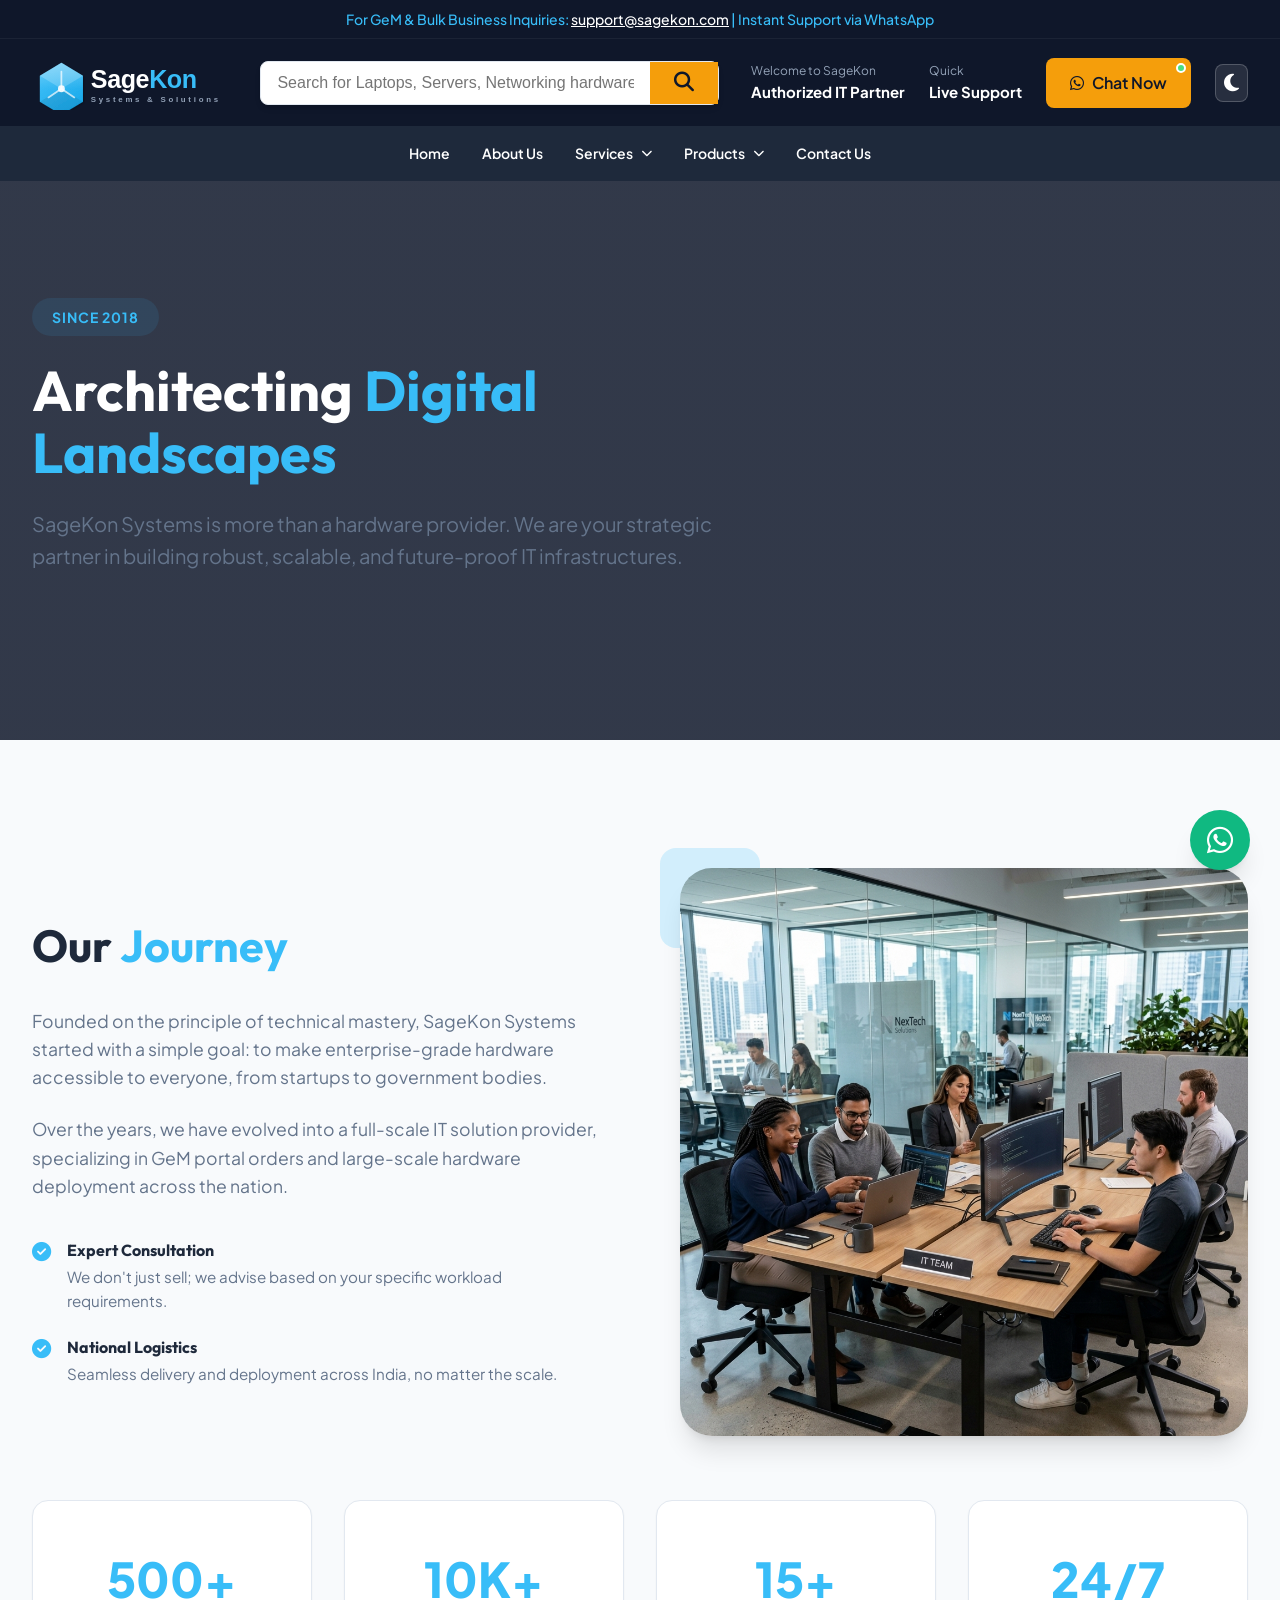
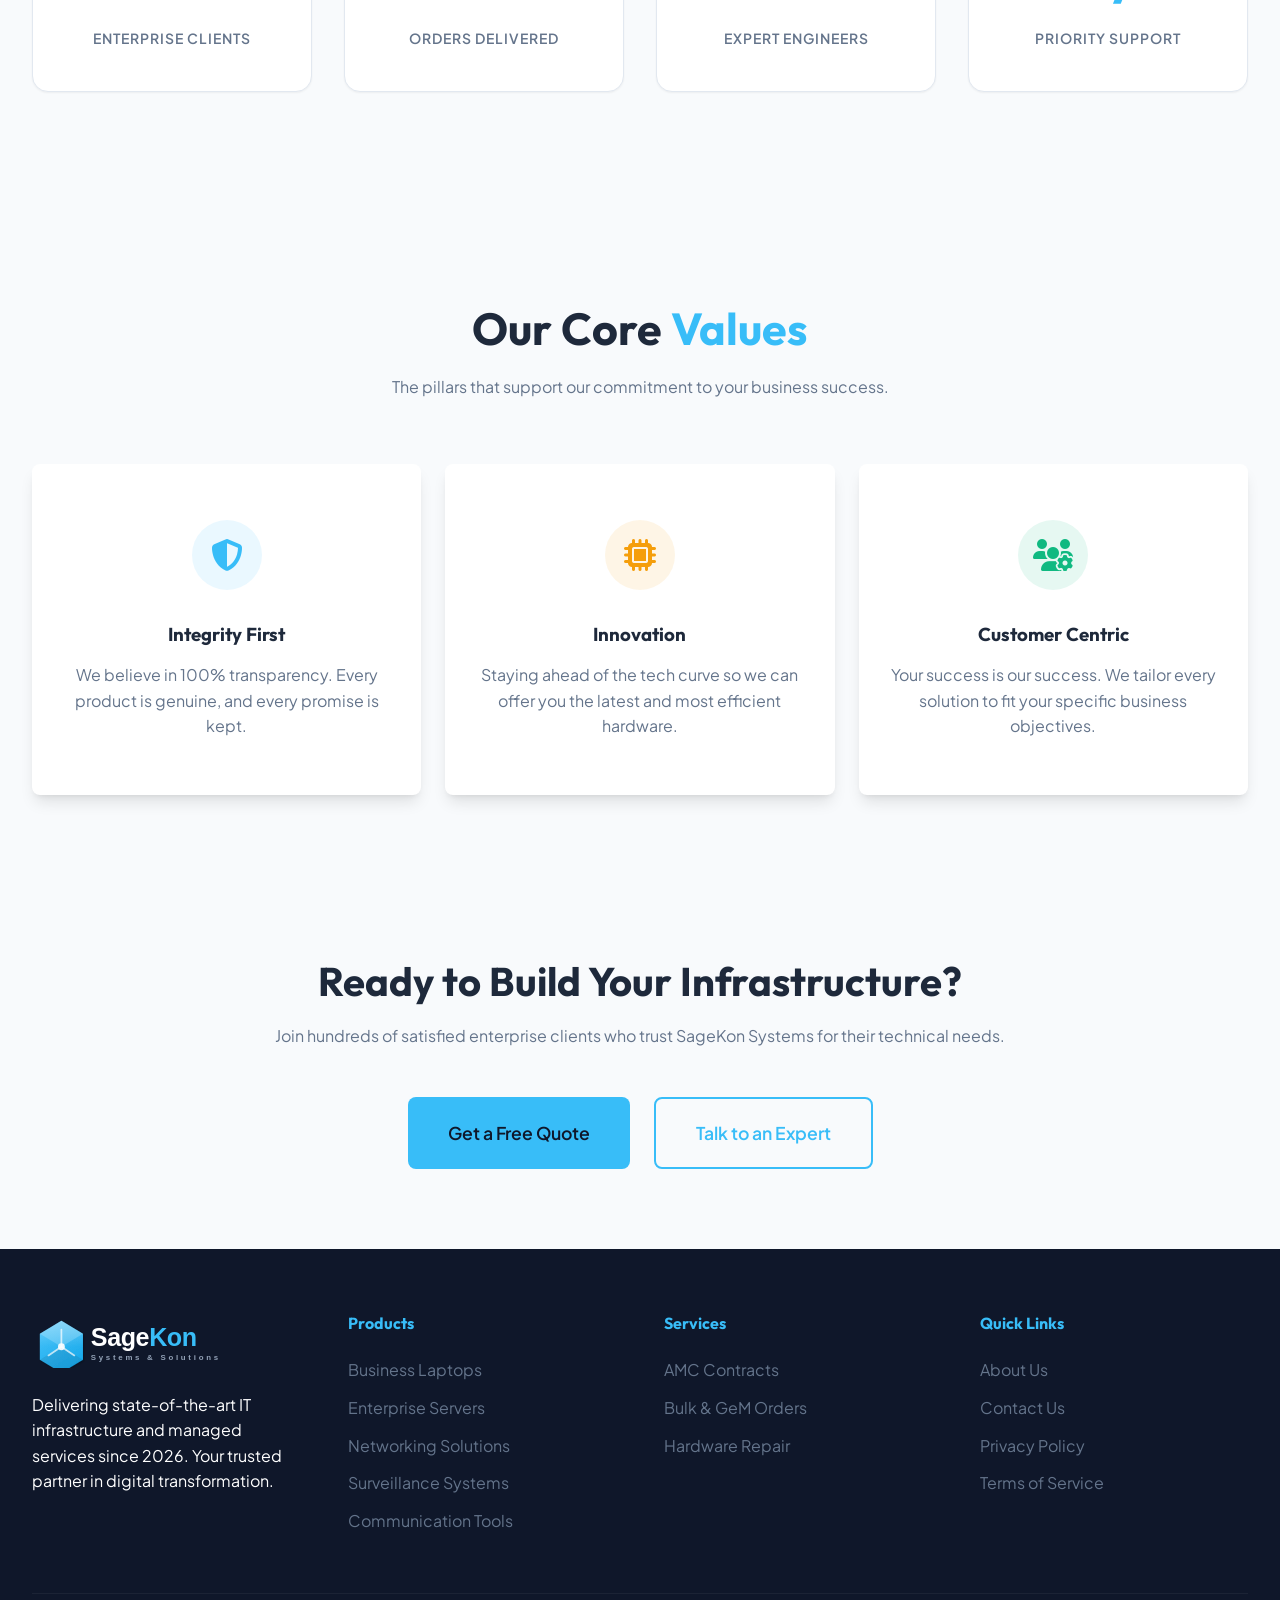
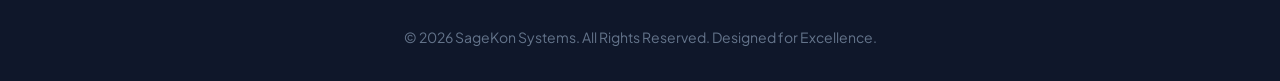
<file: about.html>
<!DOCTYPE html>
<html lang="en">
<head>
    <meta charset="UTF-8">
    <meta name="viewport" content="width=device-width, initial-scale=1.0">
    <title>About Us | SageKon Systems - Your IT Architecture Partner</title>
    <link rel="stylesheet" href="assets/style.css">
    <link rel="stylesheet" href="https://cdnjs.cloudflare.com/ajax/libs/font-awesome/6.4.0/css/all.min.css">
</head>
<body data-path-to-root="./">

    <div id="header-placeholder"></div>

    <!-- ABOUT HERO -->
    <section class="hero" style="padding: 8rem 0; background: linear-gradient(rgba(15, 23, 42, 0.85), rgba(15, 23, 42, 0.85)), url('https://images.unsplash.com/photo-1497366216548-37526070297c?q=80&w=2069&auto=format&fit=crop') center/cover;">
        <div class="container">
            <div class="hero-content">
                <div class="badge">Since 2018</div>
                <h1>Architecting <span>Digital Landscapes</span></h1>
                <p>SageKon Systems is more than a hardware provider. We are your strategic partner in building robust, scalable, and future-proof IT infrastructures.</p>
            </div>
        </div>
    </section>

    <!-- OUR STORY SECTION -->
    <section class="story-section">
        <div class="container">
            <div class="story-grid">
                <div class="story-content">
                    <h2 style="margin-bottom: 2rem; font-size: 2.8rem;">Our <span style="color: var(--accent);">Journey</span></h2>
                    <p style="margin-bottom: 1.5rem; font-size: 1.1rem; color: var(--text-muted);">Founded on the principle of technical mastery, SageKon Systems started with a simple goal: to make enterprise-grade hardware accessible to everyone, from startups to government bodies.</p>
                    <p style="margin-bottom: 2.5rem; font-size: 1.1rem; color: var(--text-muted);">Over the years, we have evolved into a full-scale IT solution provider, specializing in GeM portal orders and large-scale hardware deployment across the nation.</p>
                    
                    <div style="display: grid; gap: 1.5rem;">
                        <div style="display: flex; gap: 1rem; align-items: flex-start;">
                            <i class="fa-solid fa-circle-check" style="color: var(--accent); font-size: 1.2rem; margin-top: 3px;"></i>
                            <div>
                                <h4 style="margin-bottom: 0.25rem;">Expert Consultation</h4>
                                <p style="font-size: 0.95rem; color: var(--text-muted);">We don't just sell; we advise based on your specific workload requirements.</p>
                            </div>
                        </div>
                        <div style="display: flex; gap: 1rem; align-items: flex-start;">
                            <i class="fa-solid fa-circle-check" style="color: var(--accent); font-size: 1.2rem; margin-top: 3px;"></i>
                            <div>
                                <h4 style="margin-bottom: 0.25rem;">National Logistics</h4>
                                <p style="font-size: 0.95rem; color: var(--text-muted);">Seamless delivery and deployment across India, no matter the scale.</p>
                            </div>
                        </div>
                    </div>
                </div>
                <div class="story-image">
                    <img src="assets/images/about_team.png" alt="SageKon Team Office">
                </div>
            </div>

            <!-- STATS SECTION -->
            <div class="stats-grid">
                <div class="stat-item">
                    <span class="stat-number">500+</span>
                    <span class="stat-label">Enterprise Clients</span>
                </div>
                <div class="stat-item">
                    <span class="stat-number">10K+</span>
                    <span class="stat-label">Orders Delivered</span>
                </div>
                <div class="stat-item">
                    <span class="stat-number">15+</span>
                    <span class="stat-label">Expert Engineers</span>
                </div>
                <div class="stat-item">
                    <span class="stat-number">24/7</span>
                    <span class="stat-label">Priority Support</span>
                </div>
            </div>
        </div>
    </section>

    <!-- CORE VALUES SECTION -->
    <section class="services-section" style="background: var(--bg-main);">
        <div class="container">
            <div class="section-header">
                <h2 style="font-size: 2.8rem;">Our Core <span style="color: var(--accent);">Values</span></h2>
                <p>The pillars that support our commitment to your business success.</p>
            </div>
            <div class="category-grid" style="margin-top: 4rem;">
                <div class="category-card" style="text-align: center; padding: 3.5rem 2rem;">
                    <div style="width: 70px; height: 70px; background: rgba(56, 189, 248, 0.1); color: var(--accent); border-radius: 50%; display: flex; align-items: center; justify-content: center; font-size: 2rem; margin: 0 auto 2rem;">
                        <i class="fa-solid fa-shield-halved"></i>
                    </div>
                    <h3>Integrity First</h3>
                    <p style="color: var(--text-muted);">We believe in 100% transparency. Every product is genuine, and every promise is kept.</p>
                </div>
                <div class="category-card" style="text-align: center; padding: 3.5rem 2rem;">
                    <div style="width: 70px; height: 70px; background: rgba(245, 158, 11, 0.1); color: var(--warning); border-radius: 50%; display: flex; align-items: center; justify-content: center; font-size: 2rem; margin: 0 auto 2rem;">
                        <i class="fa-solid fa-microchip"></i>
                    </div>
                    <h3>Innovation</h3>
                    <p style="color: var(--text-muted);">Staying ahead of the tech curve so we can offer you the latest and most efficient hardware.</p>
                </div>
                <div class="category-card" style="text-align: center; padding: 3.5rem 2rem;">
                    <div style="width: 70px; height: 70px; background: rgba(16, 185, 129, 0.1); color: var(--success); border-radius: 50%; display: flex; align-items: center; justify-content: center; font-size: 2rem; margin: 0 auto 2rem;">
                        <i class="fa-solid fa-users-gear"></i>
                    </div>
                    <h3>Customer Centric</h3>
                    <p style="color: var(--text-muted);">Your success is our success. We tailor every solution to fit your specific business objectives.</p>
                </div>
            </div>
        </div>
    </section>

    <!-- CALL TO ACTION SECTION -->
    <section class="trust-section">
        <div class="container">
            <div class="section-header" style="max-width: 800px; margin: 0 auto;">
                <h2>Ready to Build Your Infrastructure?</h2>
                <p>Join hundreds of satisfied enterprise clients who trust SageKon Systems for their technical needs.</p>
                <div style="margin-top: 3rem; display: flex; gap: 1.5rem; justify-content: center;">
                    <a href="contact.html" class="btn btn-primary" style="padding: 1.25rem 2.5rem; font-size: 1.1rem;">Get a Free Quote</a>
                    <a href="https://wa.me/917051908912" class="btn btn-outline" style="padding: 1.25rem 2.5rem; font-size: 1.1rem;">Talk to an Expert</a>
                </div>
            </div>
        </div>
    </section>

    <div id="footer-placeholder"></div>

    <script src="assets/script.js"></script>
</body>
</html>
</file>
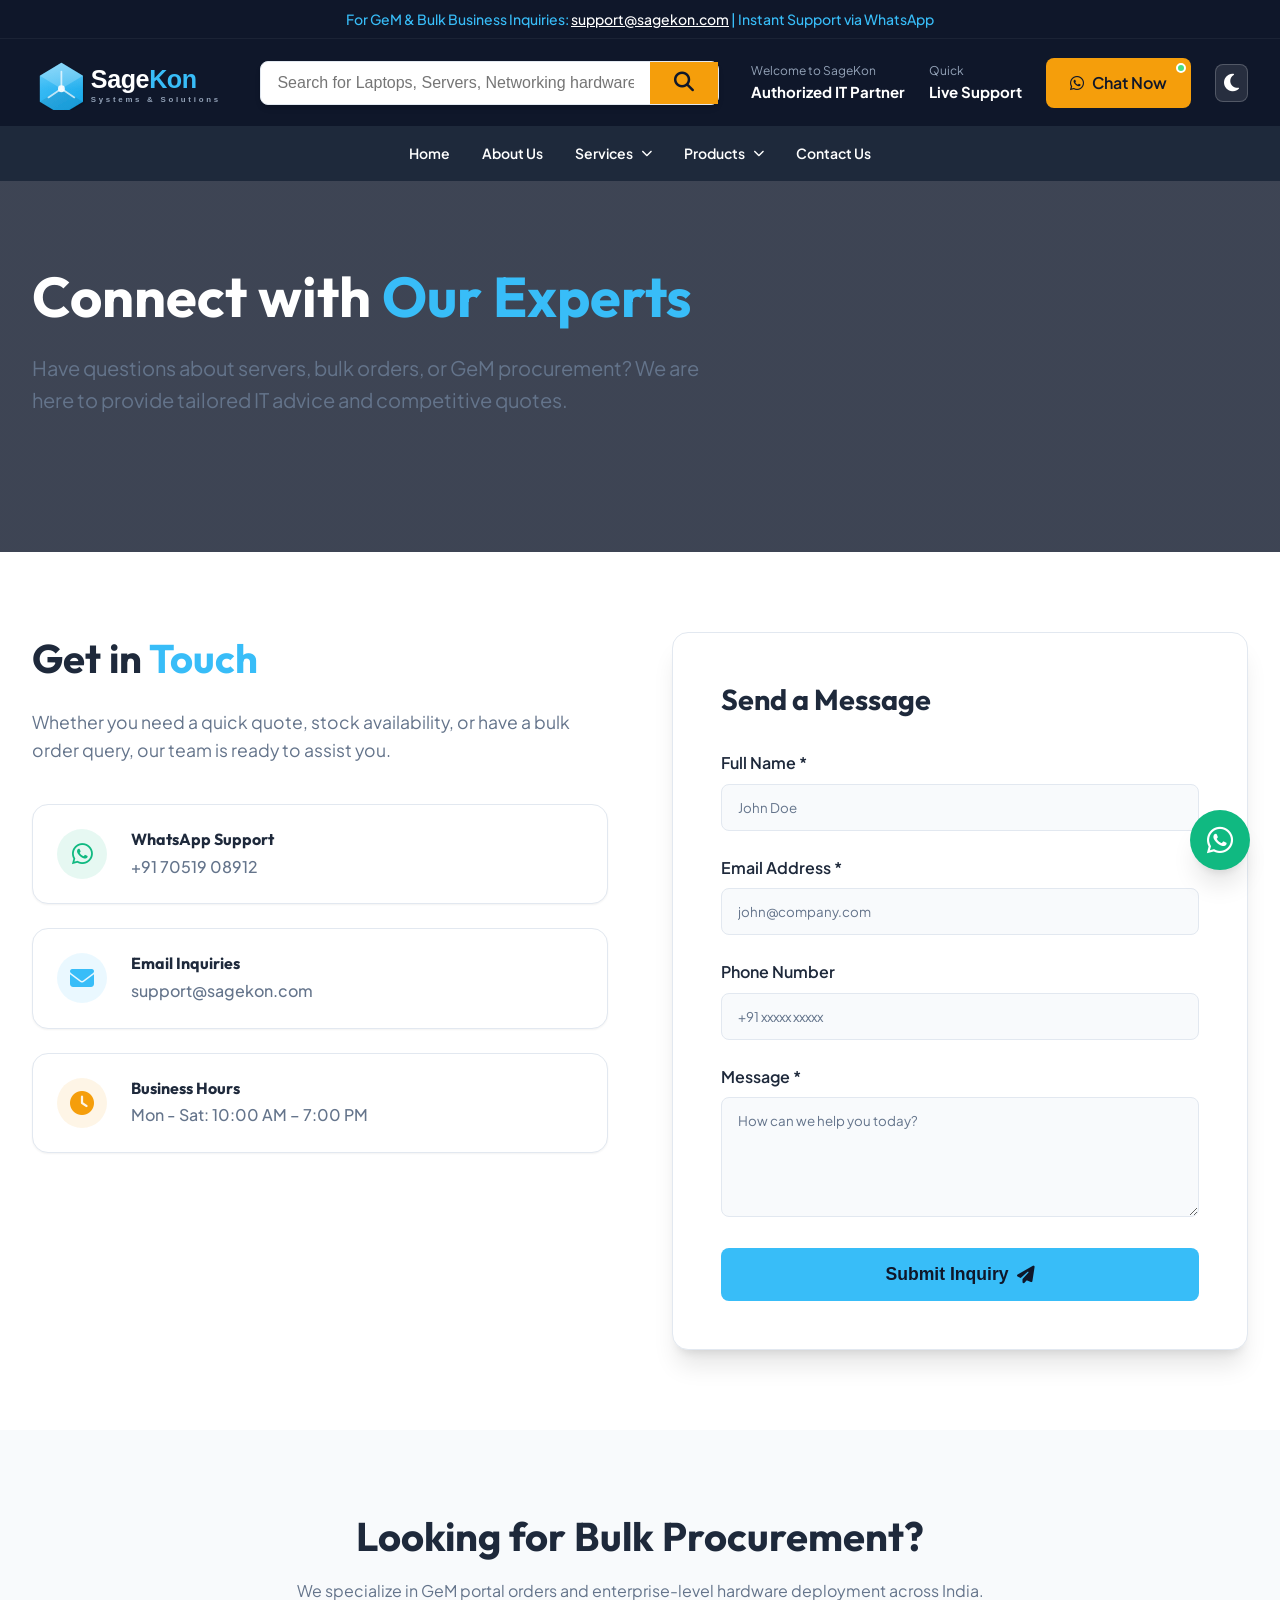
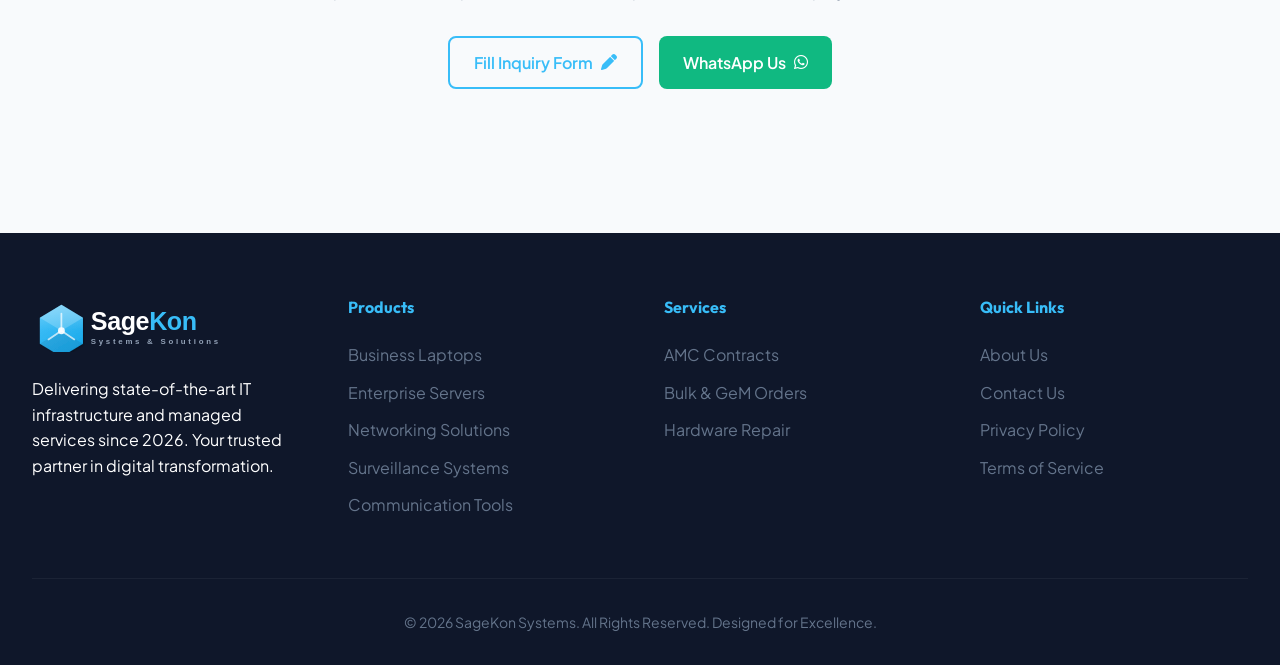
<file: contact.html>
<!DOCTYPE html>
<html lang="en">
<head>
    <meta charset="UTF-8">
    <meta name="viewport" content="width=device-width, initial-scale=1.0">
    <title>Contact Us | SageKon Systems - Quick IT Support</title>
    <link rel="stylesheet" href="assets/style.css">
    <link rel="stylesheet" href="https://cdnjs.cloudflare.com/ajax/libs/font-awesome/6.4.0/css/all.min.css">
</head>
<body data-path-to-root="./">

    <div id="header-placeholder"></div>

    <!-- CONTACT HERO -->
    <section class="hero" style="padding: 6rem 0; background: linear-gradient(rgba(15, 23, 42, 0.8), rgba(15, 23, 42, 0.8)), url('https://images.unsplash.com/photo-1557426272-fc759fdf7a8d?q=80&w=2070&auto=format&fit=crop') center/cover;">
        <div class="container">
            <div class="hero-content">
                <h1>Connect with <span>Our Experts</span></h1>
                <p>Have questions about servers, bulk orders, or GeM procurement? We are here to provide tailored IT advice and competitive quotes.</p>
            </div>
        </div>
    </section>

    <!-- CONTACT SECTION -->
    <section class="services-section">
        <div class="container">
            <div class="contact-grid">
                <!-- Contact Info Side -->
                <div class="contact-info">
                    <h2 style="margin-bottom: 1.5rem; font-size: 2.5rem;">Get in <span style="color: var(--accent);">Touch</span></h2>
                    <p style="color: var(--text-muted); margin-bottom: 2.5rem; font-size: 1.1rem;">Whether you need a quick quote, stock availability, or have a bulk order query, our team is ready to assist you.</p>

                    <div style="display: flex; flex-direction: column; gap: 1.5rem;">
                        <div style="display: flex; align-items: center; gap: 1.5rem; padding: 1.5rem; background: var(--bg-card); border-radius: 1rem; border: 1px solid var(--border); box-shadow: var(--shadow-sm);">
                            <div style="width: 50px; height: 50px; border-radius: 50%; background: rgba(16, 185, 129, 0.1); color: var(--success); display: flex; align-items: center; justify-content: center; font-size: 1.5rem;">
                                <i class="fa-brands fa-whatsapp"></i>
                            </div>
                            <div>
                                <h4 style="margin-bottom: 0.25rem;">WhatsApp Support</h4>
                                <a href="https://wa.me/917051908912?text=Hi, I need a quote for IT solutions" style="color: var(--text-muted); font-weight: 500;">+91 70519 08912</a>
                            </div>
                        </div>

                        <div style="display: flex; align-items: center; gap: 1.5rem; padding: 1.5rem; background: var(--bg-card); border-radius: 1rem; border: 1px solid var(--border); box-shadow: var(--shadow-sm);">
                            <div style="width: 50px; height: 50px; border-radius: 50%; background: rgba(56, 189, 248, 0.1); color: var(--accent); display: flex; align-items: center; justify-content: center; font-size: 1.5rem;">
                                <i class="fa-solid fa-envelope"></i>
                            </div>
                            <div>
                                <h4 style="margin-bottom: 0.25rem;">Email Inquiries</h4>
                                <a href="mailto:support@sagekon.com" style="color: var(--text-muted); font-weight: 500;">support@sagekon.com</a>
                            </div>
                        </div>

                        <div style="display: flex; align-items: center; gap: 1.5rem; padding: 1.5rem; background: var(--bg-card); border-radius: 1rem; border: 1px solid var(--border); box-shadow: var(--shadow-sm);">
                            <div style="width: 50px; height: 50px; border-radius: 50%; background: rgba(245, 158, 11, 0.1); color: var(--warning); display: flex; align-items: center; justify-content: center; font-size: 1.5rem;">
                                <i class="fa-solid fa-clock"></i>
                            </div>
                            <div>
                                <h4 style="margin-bottom: 0.25rem;">Business Hours</h4>
                                <p style="color: var(--text-muted); font-weight: 500; margin: 0;">Mon - Sat: 10:00 AM – 7:00 PM</p>
                            </div>
                        </div>
                    </div>
                </div>

                <!-- Contact Form Side -->
                <div class="contact-form-card">
                    <h3 style="margin-bottom: 2rem; font-size: 1.8rem;">Send a Message</h3>
                    <form id="contactForm" onsubmit="event.preventDefault(); alert('Message sent successfully! Our team will contact you soon.'); this.reset();">
                        <div class="form-group">
                            <label class="form-label">Full Name *</label>
                            <input type="text" class="form-control" placeholder="John Doe" required>
                        </div>
                        <div class="form-group">
                            <label class="form-label">Email Address *</label>
                            <input type="email" class="form-control" placeholder="john@company.com" required>
                        </div>
                        <div class="form-group">
                            <label class="form-label">Phone Number</label>
                            <input type="tel" class="form-control" placeholder="+91 xxxxx xxxxx">
                        </div>
                        <div class="form-group">
                            <label class="form-label">Message *</label>
                            <textarea class="form-control" placeholder="How can we help you today?" required></textarea>
                        </div>
                        <button type="submit" class="btn btn-primary" style="width: 100%; justify-content: center; font-size: 1.1rem; padding: 1rem;">
                            Submit Inquiry <i class="fa-solid fa-paper-plane"></i>
                        </button>
                    </form>
                </div>
            </div>
        </div>
    </section>

    <!-- FAQ / MAP SECTION PREVIEW -->
    <section class="trust-section">
        <div class="container">
            <div class="section-header">
                <h2>Looking for Bulk Procurement?</h2>
                <p>We specialize in GeM portal orders and enterprise-level hardware deployment across India.</p>
                <div style="margin-top: 2rem; display: flex; gap: 1rem; justify-content: center;">
                    <a href="#contactForm" onclick="document.querySelector('#contactForm textarea').value = 'Hello, I would like to inquire about Bulk Procurement / GeM orders.\n\n';" class="btn btn-outline">Fill Inquiry Form <i class="fa-solid fa-pen"></i></a>
                    <a href="https://wa.me/917051908912?text=Hello, I would like to inquire about Bulk Procurement and GeM orders." class="btn btn-primary" style="background: var(--success); color: white;">WhatsApp Us <i class="fa-brands fa-whatsapp"></i></a>
                </div>
            </div>
        </div>
    </section>

    <div id="footer-placeholder"></div>

    <script src="assets/script.js"></script>
</body>
</html>
</file>
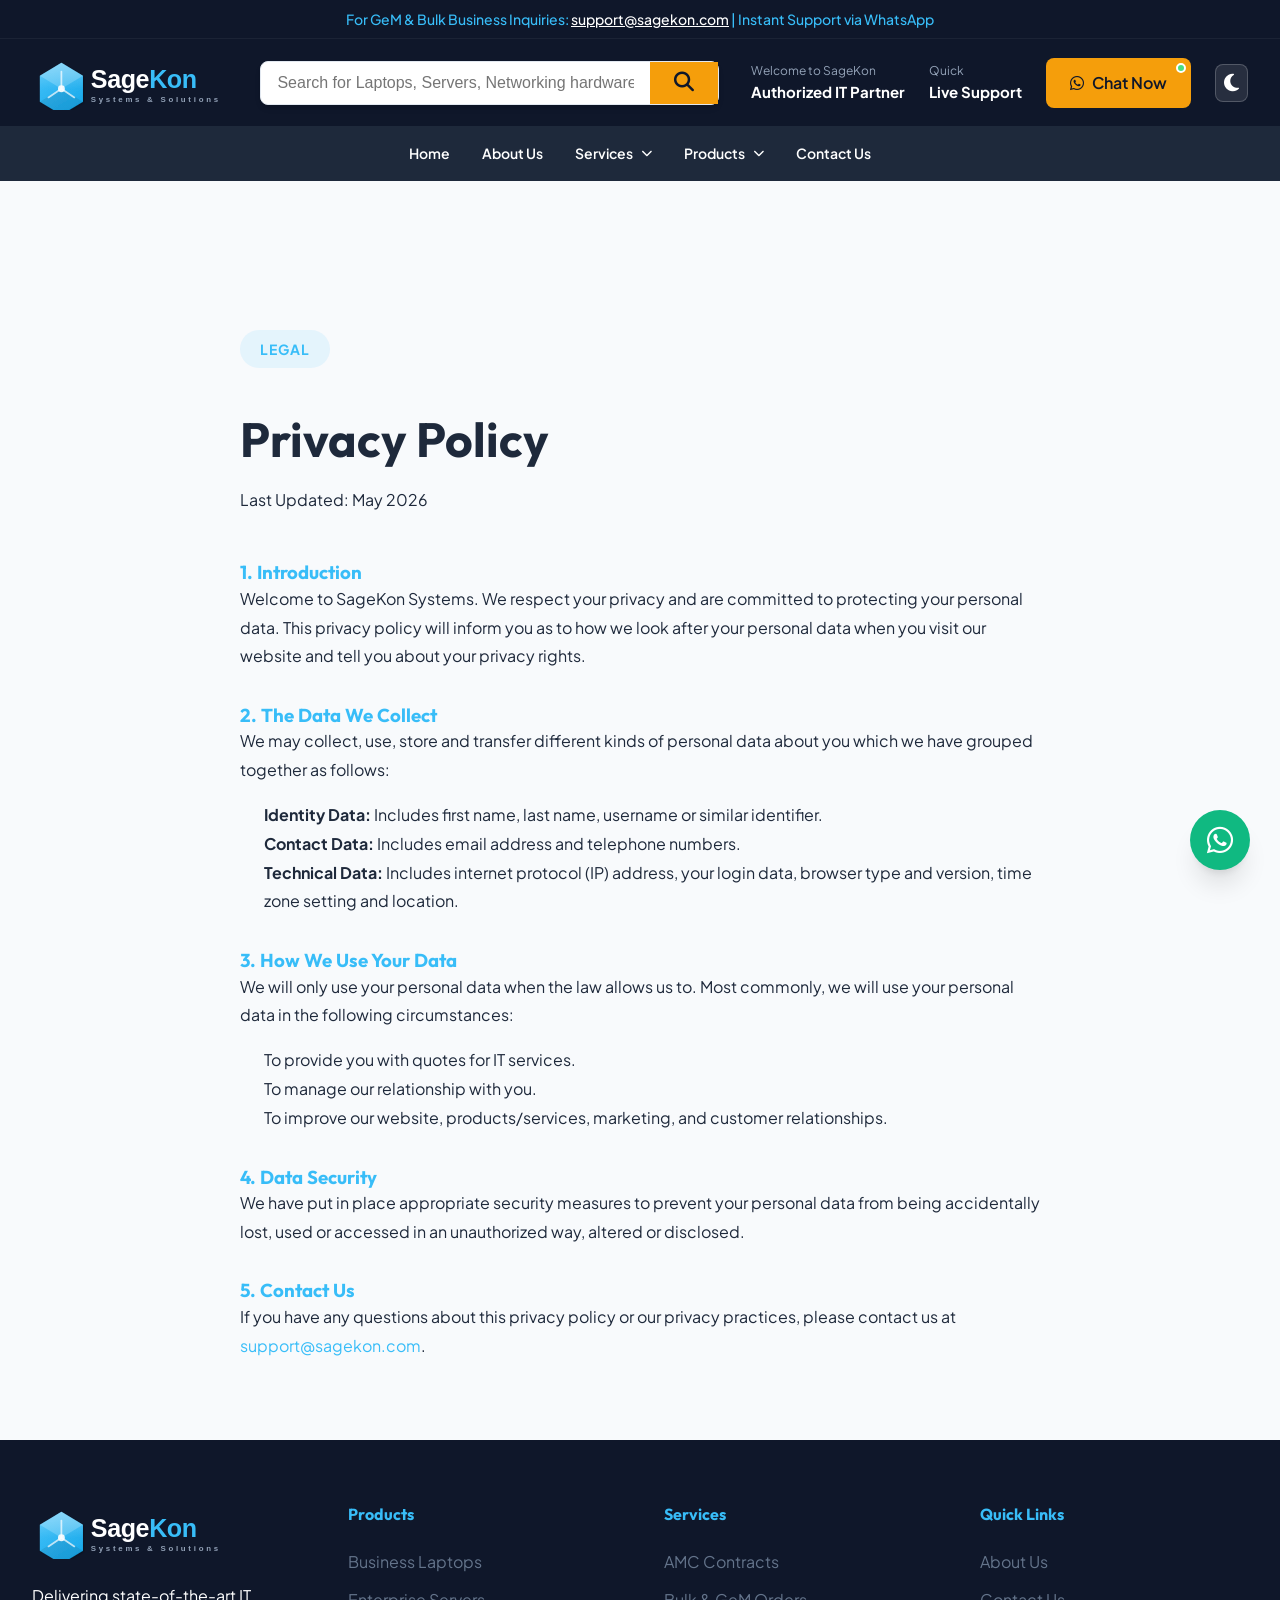
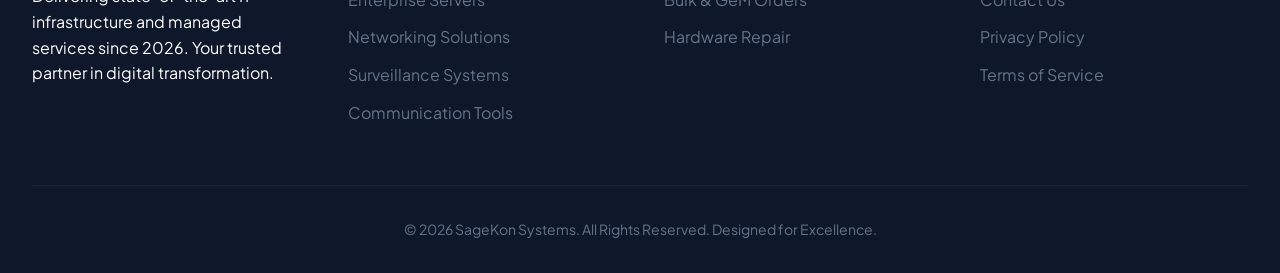
<file: privacy-policy.html>
<!DOCTYPE html>
<html lang="en">
<head>
    <meta charset="UTF-8">
    <meta name="viewport" content="width=device-width, initial-scale=1.0">
    <title>Privacy Policy | SageKon Systems</title>
    <link rel="stylesheet" href="assets/style.css">
    <link rel="stylesheet" href="https://cdnjs.cloudflare.com/ajax/libs/font-awesome/6.4.0/css/all.min.css">
</head>
<body data-path-to-root="./">

    <div id="header-placeholder"></div>

    <!-- POLICY CONTENT -->
    <section class="expertise-section" style="padding: 10rem 0 5rem;">
        <div class="container">
            <div style="max-width: 800px; margin: 0 auto;">
                <span class="badge">Legal</span>
                <h1 style="font-size: 3rem; margin: 1rem 0;">Privacy <span>Policy</span></h1>
                <p>Last Updated: May 2026</p>
                
                <div class="legal-content" style="line-height: 1.8; margin-top: 3rem;">
                    <h3 style="margin-top: 2rem; color: var(--accent);">1. Introduction</h3>
                    <p>Welcome to SageKon Systems. We respect your privacy and are committed to protecting your personal data. This privacy policy will inform you as to how we look after your personal data when you visit our website and tell you about your privacy rights.</p>

                    <h3 style="margin-top: 2rem; color: var(--accent);">2. The Data We Collect</h3>
                    <p>We may collect, use, store and transfer different kinds of personal data about you which we have grouped together as follows:</p>
                    <ul style="padding-left: 1.5rem; margin-top: 1rem;">
                        <li><strong>Identity Data:</strong> Includes first name, last name, username or similar identifier.</li>
                        <li><strong>Contact Data:</strong> Includes email address and telephone numbers.</li>
                        <li><strong>Technical Data:</strong> Includes internet protocol (IP) address, your login data, browser type and version, time zone setting and location.</li>
                    </ul>

                    <h3 style="margin-top: 2rem; color: var(--accent);">3. How We Use Your Data</h3>
                    <p>We will only use your personal data when the law allows us to. Most commonly, we will use your personal data in the following circumstances:</p>
                    <ul style="padding-left: 1.5rem; margin-top: 1rem;">
                        <li>To provide you with quotes for IT services.</li>
                        <li>To manage our relationship with you.</li>
                        <li>To improve our website, products/services, marketing, and customer relationships.</li>
                    </ul>

                    <h3 style="margin-top: 2rem; color: var(--accent);">4. Data Security</h3>
                    <p>We have put in place appropriate security measures to prevent your personal data from being accidentally lost, used or accessed in an unauthorized way, altered or disclosed.</p>

                    <h3 style="margin-top: 2rem; color: var(--accent);">5. Contact Us</h3>
                    <p>If you have any questions about this privacy policy or our privacy practices, please contact us at <a href="mailto:support@sagekon.com" style="color: var(--accent);">support@sagekon.com</a>.</p>
                </div>
            </div>
        </div>
    </section>

    <div id="footer-placeholder"></div>

    <script src="assets/script.js"></script>
</body>
</html>
</file>
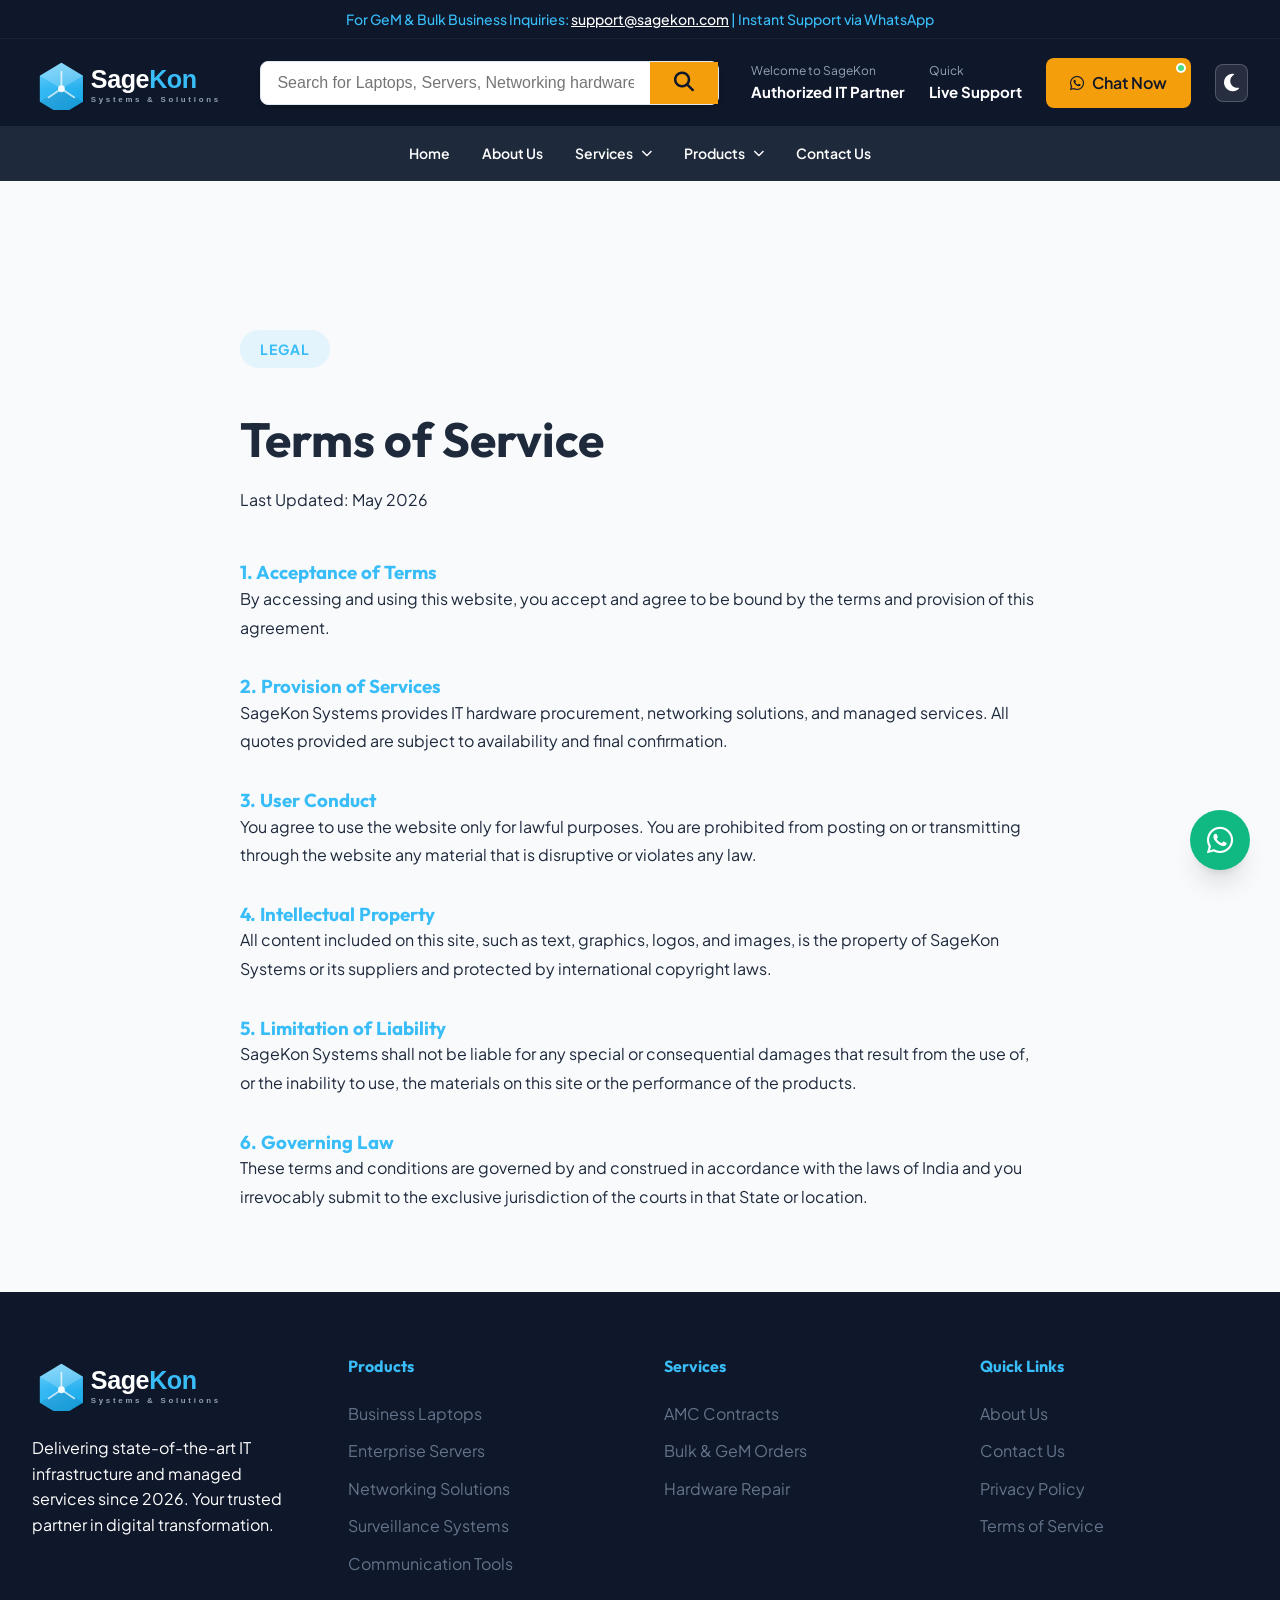
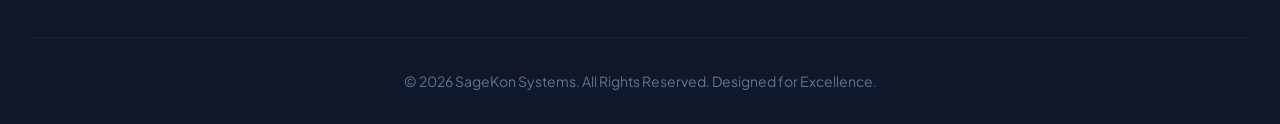
<file: terms-of-service.html>
<!DOCTYPE html>
<html lang="en">
<head>
    <meta charset="UTF-8">
    <meta name="viewport" content="width=device-width, initial-scale=1.0">
    <title>Terms of Service | SageKon Systems</title>
    <link rel="stylesheet" href="assets/style.css">
    <link rel="stylesheet" href="https://cdnjs.cloudflare.com/ajax/libs/font-awesome/6.4.0/css/all.min.css">
</head>
<body data-path-to-root="./">

    <div id="header-placeholder"></div>

    <!-- TERMS CONTENT -->
    <section class="expertise-section" style="padding: 10rem 0 5rem;">
        <div class="container">
            <div style="max-width: 800px; margin: 0 auto;">
                <span class="badge">Legal</span>
                <h1 style="font-size: 3rem; margin: 1rem 0;">Terms of <span>Service</span></h1>
                <p>Last Updated: May 2026</p>
                
                <div class="legal-content" style="line-height: 1.8; margin-top: 3rem;">
                    <h3 style="margin-top: 2rem; color: var(--accent);">1. Acceptance of Terms</h3>
                    <p>By accessing and using this website, you accept and agree to be bound by the terms and provision of this agreement.</p>

                    <h3 style="margin-top: 2rem; color: var(--accent);">2. Provision of Services</h3>
                    <p>SageKon Systems provides IT hardware procurement, networking solutions, and managed services. All quotes provided are subject to availability and final confirmation.</p>

                    <h3 style="margin-top: 2rem; color: var(--accent);">3. User Conduct</h3>
                    <p>You agree to use the website only for lawful purposes. You are prohibited from posting on or transmitting through the website any material that is disruptive or violates any law.</p>

                    <h3 style="margin-top: 2rem; color: var(--accent);">4. Intellectual Property</h3>
                    <p>All content included on this site, such as text, graphics, logos, and images, is the property of SageKon Systems or its suppliers and protected by international copyright laws.</p>

                    <h3 style="margin-top: 2rem; color: var(--accent);">5. Limitation of Liability</h3>
                    <p>SageKon Systems shall not be liable for any special or consequential damages that result from the use of, or the inability to use, the materials on this site or the performance of the products.</p>

                    <h3 style="margin-top: 2rem; color: var(--accent);">6. Governing Law</h3>
                    <p>These terms and conditions are governed by and construed in accordance with the laws of India and you irrevocably submit to the exclusive jurisdiction of the courts in that State or location.</p>
                </div>
            </div>
        </div>
    </section>

    <div id="footer-placeholder"></div>

    <script src="assets/script.js"></script>
</body>
</html>
</file>
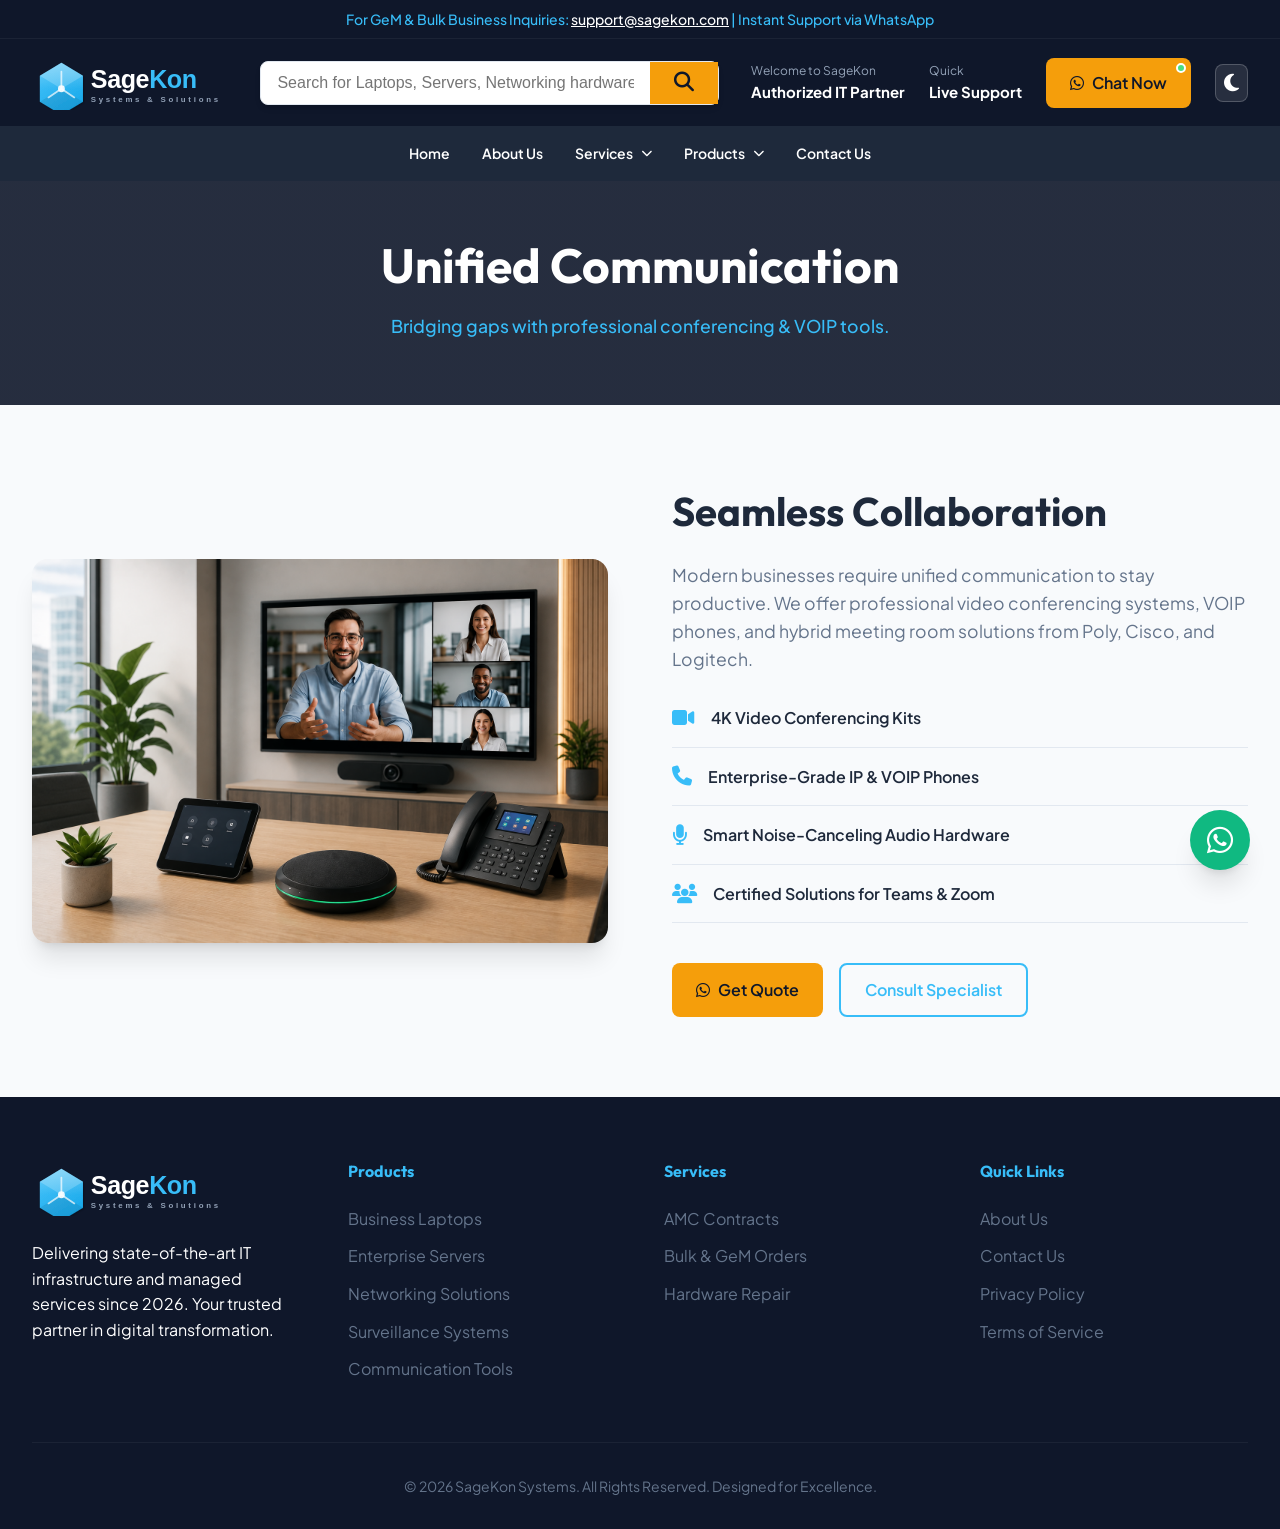
<file: assets/products/communication.html>
<!DOCTYPE html>
<html lang="en">
<head>
    <meta charset="UTF-8">
    <meta name="viewport" content="width=device-width, initial-scale=1.0">
    <title>Communication Tools | SageKon Systems</title>
    <link rel="stylesheet" href="../style.css">
    <link rel="stylesheet" href="https://cdnjs.cloudflare.com/ajax/libs/font-awesome/6.4.0/css/all.min.css">
</head>
<body data-path-to-root="../../">

    <div id="header-placeholder"></div>

    <!-- PAGE HEADER -->
    <section class="page-header">
        <div class="container">
            <h1>Unified Communication</h1>
            <p>Bridging gaps with professional conferencing & VOIP tools.</p>
        </div>
    </section>

    <!-- PRODUCT SHOWCASE -->
    <section class="product-showcase">
        <div class="container">
            <div class="product-detail-grid">
                <div class="product-image-large">
                    <img src="../images/seamless collobration.png" alt="Unified Communication Tools">
                </div>
                <div class="product-info">
                    <h2>Seamless Collaboration</h2>
                    <p>Modern businesses require unified communication to stay productive. We offer professional video conferencing systems, VOIP phones, and hybrid meeting room solutions from Poly, Cisco, and Logitech.</p>
                    
                    <div class="specs-list">
                        <div class="spec-item">
                            <i class="fa-solid fa-video"></i>
                            <span>4K Video Conferencing Kits</span>
                        </div>
                        <div class="spec-item">
                            <i class="fa-solid fa-phone"></i>
                            <span>Enterprise-Grade IP & VOIP Phones</span>
                        </div>
                        <div class="spec-item">
                            <i class="fa-solid fa-microphone"></i>
                            <span>Smart Noise-Canceling Audio Hardware</span>
                        </div>
                        <div class="spec-item">
                            <i class="fa-solid fa-users"></i>
                            <span>Certified Solutions for Teams & Zoom</span>
                        </div>
                    </div>

                    <div class="cta-actions" style="display: flex; gap: 1rem;">
                        <a href="https://wa.me/919541778113?text=I am interested in Communication Solutions" class="btn btn-warning">
                            <i class="fa-brands fa-whatsapp"></i> Get Quote
                        </a>
                        <a href="mailto:support@sagekon.com?subject=Communication Setup Inquiry" class="btn btn-outline">
                            Consult Specialist
                        </a>
                    </div>
                </div>
            </div>
        </div>
    </section>

    <div id="footer-placeholder"></div>

    <script src="../script.js"></script>
</body>
</html>
</file>
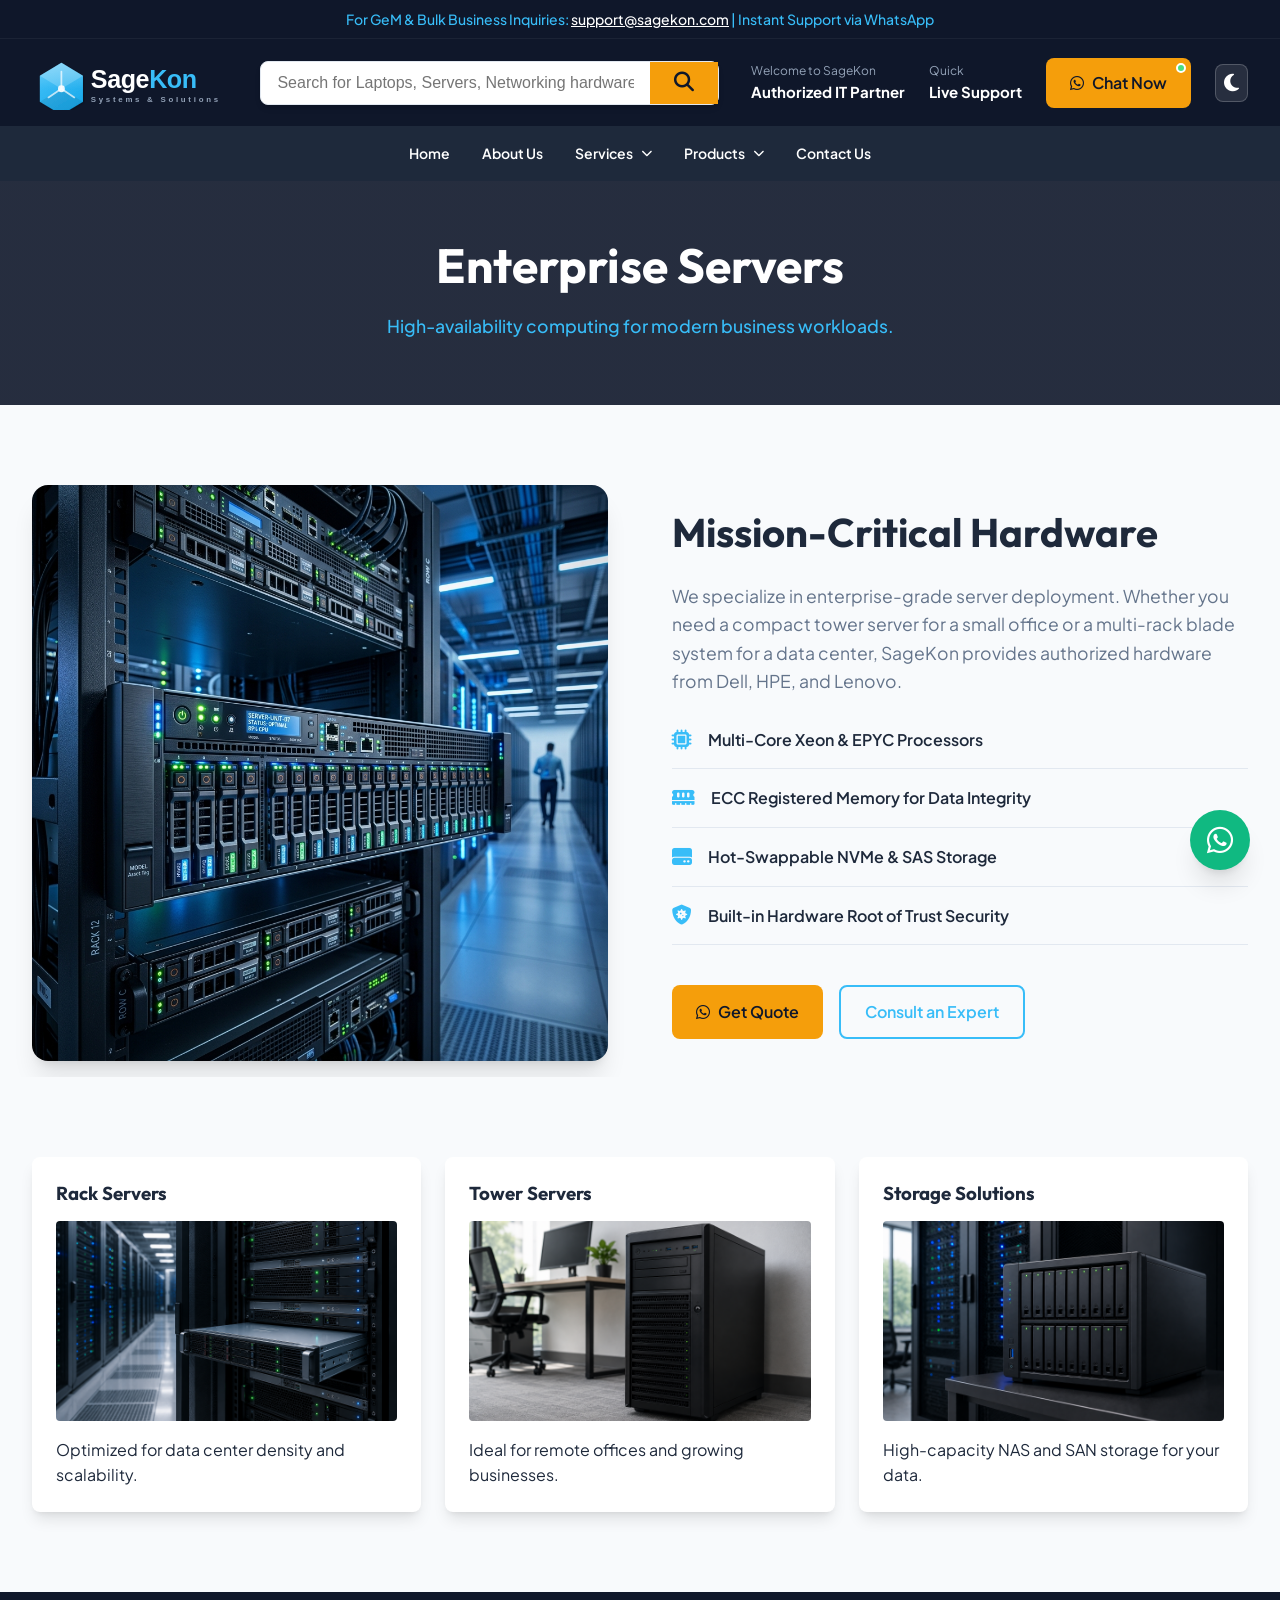
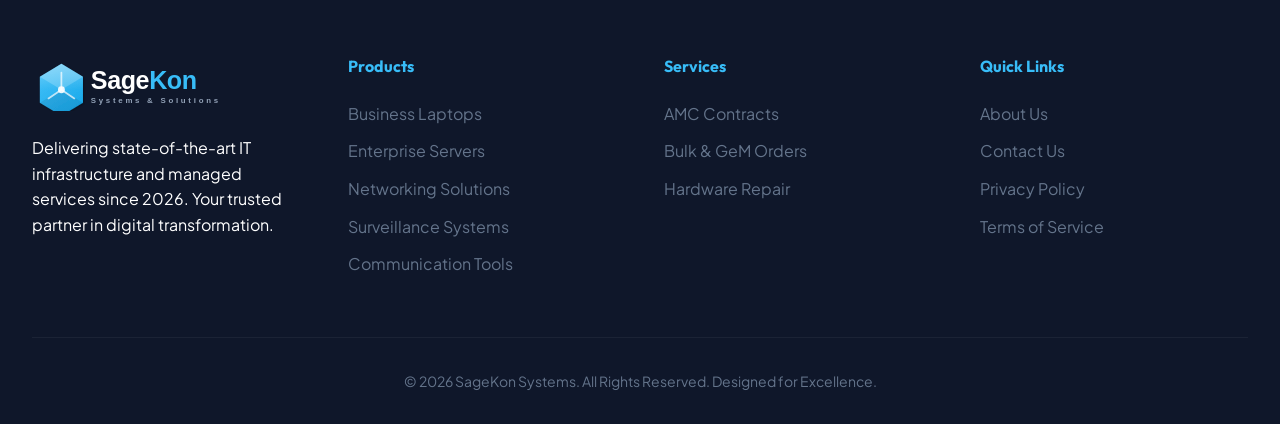
<file: assets/products/servers.html>
<!DOCTYPE html>
<html lang="en">
<head>
    <meta charset="UTF-8">
    <meta name="viewport" content="width=device-width, initial-scale=1.0">
    <title>Enterprise Servers | SageKon Systems</title>
    <link rel="stylesheet" href="../style.css">
    <link rel="stylesheet" href="https://cdnjs.cloudflare.com/ajax/libs/font-awesome/6.4.0/css/all.min.css">
</head>
<body data-path-to-root="../../">

    <div id="header-placeholder"></div>

    <!-- PAGE HEADER -->
    <section class="page-header">
        <div class="container">
            <h1>Enterprise Servers</h1>
            <p>High-availability computing for modern business workloads.</p>
        </div>
    </section>

    <!-- PRODUCT SHOWCASE -->
    <section class="product-showcase">
        <div class="container">
            <div class="product-detail-grid">
                <div class="product-image-large">
                    <img src="../images/server_main.png" alt="Enterprise Server Infrastructure">
                </div>
                <div class="product-info">
                    <h2>Mission-Critical Hardware</h2>
                    <p>We specialize in enterprise-grade server deployment. Whether you need a compact tower server for a small office or a multi-rack blade system for a data center, SageKon provides authorized hardware from Dell, HPE, and Lenovo.</p>
                    
                    <div class="specs-list">
                        <div class="spec-item">
                            <i class="fa-solid fa-microchip"></i>
                            <span>Multi-Core Xeon & EPYC Processors</span>
                        </div>
                        <div class="spec-item">
                            <i class="fa-solid fa-memory"></i>
                            <span>ECC Registered Memory for Data Integrity</span>
                        </div>
                        <div class="spec-item">
                            <i class="fa-solid fa-hard-drive"></i>
                            <span>Hot-Swappable NVMe & SAS Storage</span>
                        </div>
                        <div class="spec-item">
                            <i class="fa-solid fa-shield-virus"></i>
                            <span>Built-in Hardware Root of Trust Security</span>
                        </div>
                    </div>

                    <div class="cta-actions" style="display: flex; gap: 1rem;">
                        <a href="https://wa.me/919541778113?text=I am interested in Enterprise Servers" class="btn btn-warning">
                            <i class="fa-brands fa-whatsapp"></i> Get Quote
                        </a>
                        <a href="mailto:support@sagekon.com?subject=Server Infrastructure Inquiry" class="btn btn-outline">
                            Consult an Expert
                        </a>
                    </div>
                </div>
            </div>
        </div>
    </section>

    <!-- CATEGORIES -->
    <section class="categories-section" style="background: var(--bg-main); padding: 5rem 0;">
        <div class="container">
            <div class="category-grid">
                <div class="category-card">
                    <h3>Rack Servers</h3>
                    <img src="../images/rack servers.png" alt="High-Performance Rack Servers">
                    <p>Optimized for data center density and scalability.</p>
                </div>
                <div class="category-card">
                    <h3>Tower Servers</h3>
                    <img src="../images/Tower Servers.png" alt="Tower Servers">
                    <p>Ideal for remote offices and growing businesses.</p>
                </div>
                <div class="category-card">
                    <h3>Storage Solutions</h3>
                    <img src="../images/Storage Solutions.png" alt="NAS Storage">
                    <p>High-capacity NAS and SAN storage for your data.</p>
                </div>
            </div>
        </div>
    </section>

    <div id="footer-placeholder"></div>

    <script src="../script.js"></script>
</body>
</html>
</file>
<file: assets/style.css>
@import url('https://fonts.googleapis.com/css2?family=Outfit:wght@300;400;500;600;700;800&family=Plus+Jakarta+Sans:wght@300;400;500;600;700;800&display=swap');

/* ================= DESIGN SYSTEM (THEMES) ================= */
:root {
    /* Light Theme (Default) */
    --primary: #0f172a;
    /* Deep Navy */
    --primary-light: #1e293b;
    --accent: #38bdf8;
    /* Azure Blue */
    --accent-hover: #0ea5e9;
    --warning: #f59e0b;
    /* Tech Orange */
    --success: #10b981;
    /* WhatsApp Green */
    --white: #ffffff;
    --white-fixed: #ffffff;
    --bg-main: #f8fafc;
    --bg-card: #ffffff;
    --text-main: #1e293b;
    --text-muted: #64748b;
    --border: #e2e8f0;
    --nav-bg: #1e293b;

    /* Header Themes */
    --header-bg: #0f172a;
    --header-text: #ffffff;
    --header-scrolled-bg: #0f172a; /* Same as background */
    --header-scrolled-text: #ffffff;
    --header-label: #94a3b8;
    --header-border: rgba(255, 255, 255, 0.1);

    /* Shadows */
    --shadow-sm: 0 1px 2px 0 rgb(0 0 0 / 0.05);
    --shadow-md: 0 4px 6px -1px rgb(0 0 0 / 0.1), 0 2px 4px -2px rgb(0 0 0 / 0.1);
    --shadow-lg: 0 10px 15px -3px rgb(0 0 0 / 0.1), 0 4px 6px -4px rgb(0 0 0 / 0.1);
    --shadow-xl: 0 20px 25px -5px rgb(0 0 0 / 0.1), 0 8px 10px -6px rgb(0 0 0 / 0.1);

    /* Transitions */
    --transition: all 0.3s cubic-bezier(0.4, 0, 0.2, 1);
}

.badge {
    background: rgba(56, 189, 248, 0.1);
    color: var(--accent);
    padding: 0.5rem 1.25rem;
    border-radius: 2rem;
    font-size: 0.875rem;
    font-weight: 700;
    text-transform: uppercase;
    letter-spacing: 1px;
    margin-bottom: 1.5rem;
    display: inline-block;
}

[data-theme='dark'] {
    --primary: #0f172a;
    --primary-light: #1e293b;
    --bg-main: #020617;
    --bg-card: #0f172a;
    --text-main: #f8fafc;
    --text-muted: #94a3b8;
    --border: #1e293b;
    --nav-bg: #020617;
    --white: #0f172a;
    --border: rgba(255, 255, 255, 0.1);

    /* Header Themes Dark */
    --header-bg: #020617;
    --header-scrolled-bg: rgba(15, 23, 42, 0.98);
    --header-scrolled-text: #ffffff;
    --header-label: #94a3b8;
    --header-border: rgba(255, 255, 255, 0.1);
}

/* ================= GLOBAL RESET ================= */
* {
    margin: 0;
    padding: 0;
    box-sizing: border-box;
}

html {
    scroll-behavior: smooth;
    overflow-x: hidden;
    scroll-padding-top: 180px;
}

body {
    font-family: 'Plus Jakarta Sans', sans-serif;
    background-color: var(--bg-main);
    color: var(--text-main);
    line-height: 1.6;
    overflow-x: hidden;
    overflow-wrap: break-word;
    word-wrap: break-word;
    transition: background-color 0.3s ease, color 0.3s ease;
    padding-top: 170px; /* Offset for fixed header */
}

h1,
h2,
h3,
h4,
h5,
h6 {
    font-family: 'Outfit', sans-serif;
    font-weight: 700;
    word-wrap: break-word;
    overflow-wrap: break-word;
    hyphens: auto;
    line-height: 1.3;
}

a {
    text-decoration: none;
    color: inherit;
    transition: var(--transition);
}

ul {
    list-style: none;
}

img {
    max-width: 100%;
    display: block;
}

.container {
    max-width: 1400px;
    margin: 0 auto;
    padding: 0 2rem;
}

.btn {
    display: inline-flex;
    align-items: center;
    justify-content: center;
    padding: 0.75rem 1.5rem;
    border-radius: 0.5rem;
    font-weight: 600;
    cursor: pointer;
    transition: var(--transition);
    gap: 0.5rem;
    border: none;
}

.btn-primary {
    background: var(--accent);
    color: #0f172a;
}

.btn-primary:hover {
    background: var(--accent-hover);
    transform: translateY(-2px);
    box-shadow: var(--shadow-lg);
}

.btn-warning {
    background: var(--warning);
    color: #0f172a;
}

.btn-warning:hover {
    background: #d97706;
    transform: translateY(-2px);
    box-shadow: var(--shadow-lg);
}

.btn-outline {
    border: 2px solid var(--accent);
    color: var(--accent);
    background: transparent;
}

.btn-outline:hover {
    background: var(--accent);
    color: #0f172a;
}

/* ================= THEME TOGGLE ================= */
.theme-toggle {
    background: rgba(255, 255, 255, 0.1);
    border: 1px solid rgba(255, 255, 255, 0.2);
    color: var(--white-fixed);
    padding: 0.5rem;
    border-radius: 0.5rem;
    cursor: pointer;
    display: flex;
    align-items: center;
    justify-content: center;
    font-size: 1.25rem;
    transition: var(--transition);
}

.theme-toggle:hover {
    background: var(--accent);
    color: var(--primary);
    border-color: var(--accent);
    transform: rotate(15deg) scale(1.1);
}

.theme-toggle i {
    transition: var(--transition);
}

[data-theme='dark'] .theme-toggle {
    background: transparent;
    border: 1px solid rgba(255, 255, 255, 0.2);
    color: #ffffff;
    padding: 0.5rem;
    border-radius: 0.5rem;
    cursor: pointer;
    font-size: 1.25rem;
    transition: var(--transition);
    display: flex;
    align-items: center;
    justify-content: center;
}

header.scrolled .theme-toggle {
    border-color: rgba(0, 0, 0, 0.1);
    color: var(--primary);
}

[data-theme='dark'] .theme-toggle .fa-moon {
    display: none;
}

[data-theme='light'] .theme-toggle .fa-sun {
    display: none;
}

/* default if no theme attr */
body:not([data-theme]) .theme-toggle .fa-sun {
    display: none;
}

.mobile-menu-toggle {
    display: none; /* Desktop hidden */
    background: transparent;
    border: 1px solid rgba(255, 255, 255, 0.2);
    color: var(--white-fixed);
    padding: 0.5rem;
    border-radius: 0.5rem;
    cursor: pointer;
    font-size: 1.25rem;
    transition: var(--transition);
}

header.scrolled .mobile-menu-toggle {
    border-color: rgba(0, 0, 0, 0.1);
    color: var(--primary);
}

.mobile-menu-toggle:hover {
    background: rgba(255, 255, 255, 0.1);
}

/* ================= TOP BAR ================= */
.top-bar {
    background: var(--primary);
    color: var(--accent);
    padding: 0.5rem 0;
    font-size: 0.875rem;
    font-weight: 500;
    text-align: center;
    border-bottom: 1px solid rgba(255, 255, 255, 0.05);
}

.top-bar a {
    color: #ffffff;
    text-decoration: underline;
}

/* ================= HEADER (AMAZON STYLE) ================= */
.header-wrapper {
    position: fixed;
    top: 0;
    left: 0;
    width: 100%;
    z-index: 1000;
    transition: var(--transition);
}

header {
    background: var(--header-bg);
    padding: 1rem 0;
    transition: var(--transition);
    color: var(--header-text);
}

.header-wrapper.scrolled header {
    background: var(--header-scrolled-bg);
    backdrop-filter: blur(12px);
    padding: 0.5rem 0;
    box-shadow: var(--shadow-lg);
    border-bottom: 1px solid var(--header-border);
    color: var(--header-scrolled-text);
}

.header-inner {
    display: flex;
    align-items: center;
    gap: 2rem;
}

.logo img {
    height: 55px;
    width: auto;
    transition: var(--transition);
}

.header-wrapper.scrolled .logo img {
    height: 45px;
}

.search-bar {
    flex: 1;
    display: flex;
    background: #ffffff; /* Always white for best input visibility */
    border-radius: 0.5rem;
    position: relative; /* For suggestions positioning */
    box-shadow: var(--shadow-md);
    border: 1px solid var(--border);
    transition: var(--transition);
}

.search-suggestions-dropdown {
    position: absolute;
    top: 100%;
    left: 0;
    width: 100%;
    background: var(--bg-card);
    border: 1px solid var(--border);
    border-radius: 0 0 1rem 1rem;
    box-shadow: var(--shadow-xl);
    z-index: 1001;
    max-height: 400px;
    overflow-y: auto;
    display: none; /* Hidden by default */
    margin-top: 2px;
}

.suggestion-item {
    padding: 0.875rem 1.25rem;
    cursor: pointer;
    display: flex;
    align-items: center;
    gap: 1rem;
    color: var(--text-main);
    transition: var(--transition);
    border-bottom: 1px solid rgba(0,0,0,0.03);
}

.suggestion-item:last-child {
    border-bottom: none;
}

.suggestion-item:hover, .suggestion-item.active {
    background: rgba(56, 189, 248, 0.08);
    color: var(--accent);
}

.suggestion-item i {
    color: var(--text-muted);
    font-size: 0.9rem;
    width: 20px;
    text-align: center;
}

.suggestion-item:hover i {
    color: var(--accent);
}

.header-wrapper.scrolled .search-bar {
    border-color: var(--header-border);
}

.search-bar input {
    flex: 1;
    border: none;
    padding: 0.75rem 1rem;
    outline: none;
    font-size: 1rem;
    color: #0f172a; /* Consistent dark text for search */
    background: transparent;
}

.search-btn {
    background: var(--warning);
    border: none;
    padding: 0 1.5rem;
    cursor: pointer;
    font-size: 1.25rem;
    transition: var(--transition);
    color: #0f172a;
}

.search-btn:hover {
    background: #d97706;
}

.header-actions {
    display: flex;
    align-items: center;
    gap: 1.5rem;
    transition: var(--transition);
}

.header-action-item {
    display: flex;
    flex-direction: column;
    cursor: pointer;
}

.action-label {
    font-size: 0.75rem;
    color: var(--header-label);
    transition: var(--transition);
}

.header-wrapper.scrolled .action-label {
    color: #94a3b8;
}

.action-value {
    font-size: 0.9375rem;
    font-weight: 700;
}

/* ================= NAVIGATION ================= */
.main-nav {
    background: var(--nav-bg);
    padding: 0.5rem 0;
    color: #ffffff;
}

.nav-links {
    display: flex;
    justify-content: center;
    gap: 2rem;
    font-size: 0.875rem;
    font-weight: 600;
    align-items: center;
}

.nav-links li {
    position: relative;
    padding: 0.5rem 0;
}

.nav-links li a {
    display: flex;
    align-items: center;
    gap: 0.5rem;
}

.nav-links li a:hover {
    color: var(--accent);
}

/* Dropdown Menu */
.dropdown {
    position: absolute;
    top: 100%;
    left: 0;
    background: var(--primary-light);
    min-width: 240px;
    padding: 1rem 0;
    border-radius: 0 0 0.5rem 0.5rem;
    box-shadow: var(--shadow-xl);
    opacity: 0;
    visibility: hidden;
    transform: translateY(10px);
    transition: var(--transition);
    z-index: 1000;
    border: 1px solid rgba(255, 255, 255, 0.05);
}

.nav-links li:hover .dropdown {
    opacity: 1;
    visibility: visible;
    transform: translateY(0);
}

.dropdown li {
    padding: 0;
}

.dropdown li a {
    padding: 0.75rem 1.5rem;
    display: block;
    font-weight: 500;
    color: rgba(255, 255, 255, 0.8);
    transition: var(--transition);
}

.dropdown li a:hover {
    background: rgba(56, 189, 248, 0.1);
    color: var(--accent);
    padding-left: 2rem;
}

/* Overlay for Mobile Menu */
.nav-overlay {
    position: fixed;
    top: 0;
    left: 0;
    width: 100%;
    height: 100%;
    background: rgba(0, 0, 0, 0.5);
    backdrop-filter: blur(4px);
    z-index: 999;
    opacity: 0;
    visibility: hidden;
    transition: var(--transition);
}

.nav-overlay.active {
    opacity: 1;
    visibility: visible;
}

/* ================= HERO SECTION ================= */
.hero {
    position: relative;
    padding: 6rem 0;
    background: linear-gradient(135deg, var(--primary) 0%, var(--primary-light) 100%);
    color: #ffffff;
    overflow: hidden;
}

.hero::after {
    content: '';
    position: absolute;
    top: 0;
    right: 0;
    width: 50%;
    height: 100%;
    background: url('https://images.unsplash.com/photo-1550751827-4bd374c3f58b?q=80&w=2070&auto=format&fit=crop') center/cover;
    opacity: 0.15;
    mask-image: linear-gradient(to left, rgba(0, 0, 0, 1), transparent);
}

.hero-content {
    max-width: 700px;
    position: relative;
    z-index: 1;
}

.hero h1 {
    font-size: 3.5rem;
    line-height: 1.1;
    margin-bottom: 1.5rem;
}

.hero h1 span {
    color: var(--accent);
}

.hero p {
    font-size: 1.25rem;
    color: var(--text-muted);
    margin-bottom: 2.5rem;
}

.hero-ctas {
    display: flex;
    gap: 1rem;
}

/* ================= CATEGORIES GRID (AMAZON BLOCK STYLE) ================= */
.categories-section {
    margin-top: -4rem;
    padding-bottom: 4rem;
    position: relative;
    z-index: 10;
}

.category-grid {
    display: grid;
    grid-template-columns: repeat(auto-fit, minmax(280px, 1fr));
    gap: 1.5rem;
}

/* STICKY HEADER & DYNAMIC ELEMENTS */
header.scrolled {
    background: var(--bg-card);
    padding: 0.5rem 0;
    box-shadow: var(--shadow-lg);
    border-bottom: 1px solid rgba(255, 255, 255, 0.1);
}

.scroll-progress-container {
    position: fixed;
    top: 0;
    left: 0;
    width: 100%;
    height: 4px;
    background: transparent;
    z-index: 10001;
}

.scroll-progress-bar {
    height: 100%;
    background: var(--accent);
    width: 0%;
    transition: width 0.1s ease-out;
    box-shadow: 0 0 10px var(--accent);
}

.online-status {
    position: absolute;
    top: 5px;
    right: 5px;
    width: 10px;
    height: 10px;
    background: #4ade80;
    border: 2px solid white;
    border-radius: 50%;
    animation: pulse-green 2s infinite;
}

@keyframes pulse-green {
    0% {
        transform: scale(0.95);
        box-shadow: 0 0 0 0 rgba(74, 222, 128, 0.7);
    }

    70% {
        transform: scale(1);
        box-shadow: 0 0 0 10px rgba(74, 222, 128, 0);
    }

    100% {
        transform: scale(0.95);
        box-shadow: 0 0 0 0 rgba(74, 222, 128, 0);
    }
}

[data-theme="dark"] .online-status {
    border-color: var(--bg-card);
}

.category-card {
    background: var(--white);
    padding: 1.5rem;
    box-shadow: var(--shadow-lg);
    border-radius: 0.5rem;
    transition: var(--transition);
}

.category-card:hover {
    transform: translateY(-5px);
}

.category-card h3 {
    margin-bottom: 1rem;
}

.category-card img {
    height: 200px;
    width: 100%;
    object-fit: cover;
    margin-bottom: 1rem;
    border-radius: 0.25rem;
}

.category-card a {
    color: var(--accent-hover);
    font-size: 0.875rem;
    font-weight: 600;
}

/* ================= SERVICES SECTION ================= */
.services-section {
    padding: 5rem 0;
    background: var(--white);
}

.section-header {
    text-align: center;
    margin-bottom: 4rem;
}

.section-header h2 {
    font-size: 2.5rem;
    margin-bottom: 1rem;
}

.section-header p {
    color: var(--text-muted);
}

/* ================= EXPERTISE SECTION ================= */
.expertise-section {
    padding: 7rem 0;
    background: var(--bg-main);
}

.expertise-grid {
    display: grid;
    grid-template-columns: 1.2fr 0.8fr;
    gap: 5rem;
    align-items: center;
}

.expertise-content h2 {
    font-size: 2.8rem;
    margin-bottom: 1.5rem;
}

.expertise-content h2 span {
    color: var(--accent);
}

.expertise-content p {
    margin-bottom: 2.5rem;
    font-size: 1.1rem;
}

.expertise-list {
    display: grid;
    gap: 2rem;
}

.exp-item {
    display: flex;
    gap: 1.5rem;
}

.exp-item i {
    color: var(--accent);
    font-size: 1.5rem;
    margin-top: 0.25rem;
}

.exp-item h4 {
    margin-bottom: 0.5rem;
    font-size: 1.2rem;
}

.exp-item p {
    margin-bottom: 0;
    font-size: 0.95rem;
    color: var(--text-muted);
}

.expertise-image img {
    width: 100%;
    border-radius: 1.5rem;
    box-shadow: var(--shadow-xl);
}

/* ================= SOLUTIONS SECTION ================= */
.solutions-section {
    padding: 7rem 0;
    background: var(--white);
}

.solutions-grid {
    display: grid;
    grid-template-columns: repeat(auto-fit, minmax(280px, 1fr));
    gap: 2rem;
}

.solution-card {
    padding: 3rem;
    background: var(--bg-main);
    border-radius: 1rem;
    border: 1px solid var(--border);
    transition: var(--transition);
}

.solution-card:hover {
    transform: translateY(-10px);
    border-color: var(--accent);
    box-shadow: var(--shadow-lg);
}

.sol-icon {
    width: 60px;
    height: 60px;
    background: var(--primary);
    color: var(--accent);
    display: flex;
    align-items: center;
    justify-content: center;
    font-size: 1.5rem;
    border-radius: 0.75rem;
    margin-bottom: 2rem;
}

.solution-card h3 {
    margin-bottom: 1rem;
    font-size: 1.4rem;
}

.solution-card p {
    margin-bottom: 2rem;
    color: var(--text-muted);
}

.solution-card ul {
    list-style: none;
}

.solution-card ul li {
    display: flex;
    align-items: center;
    gap: 0.75rem;
    margin-bottom: 0.75rem;
    font-size: 0.9rem;
    font-weight: 500;
}

.solution-card ul li i {
    color: var(--success);
}

/* ================= CTA BANNER ================= */
.cta-banner {
    padding: 8rem 0;
    background: linear-gradient(rgba(15, 23, 42, 0.9), rgba(15, 23, 42, 0.9)), url('https://images.unsplash.com/photo-1451187580459-43490279c0fa?q=80&w=2072&auto=format&fit=crop') center/cover fixed;
    color: var(--white-fixed);
    text-align: center;
}

.cta-content {
    max-width: 800px;
    margin: 0 auto;
}

.cta-content h2 {
    font-size: 3rem;
    margin-bottom: 1.5rem;
}

.cta-content h2 span {
    color: var(--warning);
}

.cta-content p {
    font-size: 1.25rem;
    margin-bottom: 3rem;
    opacity: 0.9;
}

.cta-btns {
    display: flex;
    gap: 1.5rem;
    justify-content: center;
}

.btn-outline-white {
    background: transparent;
    border: 2px solid var(--white);
    color: var(--white-fixed);
    padding: 0.8rem 2rem;
    border-radius: 0.5rem;
    font-weight: 600;
    transition: var(--transition);
}

.btn-outline-white:hover {
    background: var(--white);
    color: var(--primary);
}

.services-grid {
    display: grid;
    grid-template-columns: repeat(auto-fit, minmax(280px, 1fr));
    gap: 2rem;
}

.service-item {
    padding: 2rem;
    border-radius: 1rem;
    border: 1px solid var(--border);
    transition: var(--transition);
}

.service-item:hover {
    border-color: var(--accent);
    background: var(--bg-light);
    box-shadow: var(--shadow-md);
}

.service-icon {
    font-size: 2.5rem;
    margin-bottom: 1.5rem;
    color: var(--accent);
}

/* ================= PAGE HEADER (REUSABLE) ================= */
.page-header {
    padding: 4rem 0;
    background: linear-gradient(rgba(15, 23, 42, 0.9), rgba(15, 23, 42, 0.9)), url('https://images.unsplash.com/photo-1519389950473-47ba0277781c?q=80&w=2070&auto=format&fit=crop') center/cover;
    color: var(--white-fixed);
    text-align: center;
}

.page-header h1 {
    font-size: 3rem;
    margin-bottom: 1rem;
}

.page-header p {
    color: var(--accent);
    font-weight: 500;
    font-size: 1.1rem;
}

/* ================= PRODUCT DISPLAY ================= */
.product-showcase {
    padding: 5rem 0;
}

.product-detail-grid {
    display: grid;
    grid-template-columns: 1fr 1fr;
    gap: 4rem;
    align-items: center;
}

.product-image-large {
    border-radius: 1rem;
    overflow: hidden;
    box-shadow: var(--shadow-xl);
}

.product-info h2 {
    font-size: 2.5rem;
    margin-bottom: 1.5rem;
    color: var(--text-main);
}

.product-info p {
    font-size: 1.1rem;
    color: var(--text-muted);
    margin-bottom: 2rem;
}

.specs-list {
    margin-bottom: 2.5rem;
}

.spec-item {
    display: flex;
    align-items: center;
    gap: 1rem;
    margin-bottom: 1rem;
    padding-bottom: 1rem;
    border-bottom: 1px solid var(--border);
}

.spec-item i {
    color: var(--accent);
    font-size: 1.25rem;
}

.spec-item span {
    font-weight: 600;
    color: var(--text-main);
}

@media (max-width: 992px) {
    .product-detail-grid {
        grid-template-columns: 1fr;
        gap: 2rem;
    }
}

/* ================= TRUST SECTION ================= */
.trust-section {
    padding: 5rem 0;
    background: var(--bg-main);
    overflow: hidden;
    /* Hide overflow for marquee */
}

.trust-marquee {
    width: 100%;
    overflow: hidden;
    position: relative;
    padding: 2rem 0;
}

.trust-logos {
    display: flex;
    width: max-content;
    /* Ensure logos are side-by-side */
    gap: 5rem;
    animation: marquee 30s linear infinite;
    opacity: 0.6;
    filter: grayscale(1);
    transition: var(--transition);
}

.trust-marquee:hover .trust-logos {
    animation-play-state: paused;
    opacity: 1;
    filter: grayscale(0);
}

.trust-logo {
    display: flex;
    align-items: center;
    justify-content: center;
    flex-shrink: 0;
}

@keyframes marquee {
    0% {
        transform: translateX(0);
    }

    100% {
        transform: translateX(-50%);
    }

    /* Move by half since we duplicated the logos */
}

/* ================= FOOTER ================= */
footer {
    background: var(--primary);
    color: var(--white-fixed);
    padding: 4rem 0 2rem;
}

.footer-grid {
    display: grid;
    grid-template-columns: repeat(auto-fit, minmax(200px, 1fr));
    gap: 3rem;
    margin-bottom: 3rem;
}

.footer-col h4 {
    margin-bottom: 1.5rem;
    color: var(--accent);
}

.footer-col ul li {
    margin-bottom: 0.75rem;
}

.footer-col ul li a {
    color: var(--text-muted);
}

.footer-col ul li a:hover {
    color: var(--white);
}

.footer-bottom {
    padding-top: 2rem;
    border-top: 1px solid rgba(255, 255, 255, 0.05);
    text-align: center;
    font-size: 0.875rem;
    color: var(--text-muted);
}

/* ================= FLOATING WHATSAPP ================= */
.whatsapp-float {
    position: fixed;
    bottom: 30px;
    right: 30px;
    background: var(--success);
    color: white;
    width: 60px;
    height: 60px;
    border-radius: 50%;
    display: flex;
    align-items: center;
    justify-content: center;
    font-size: 30px;
    box-shadow: var(--shadow-xl);
    z-index: 1000;
    animation: pulse 2s infinite;
}

@keyframes pulse {
    0% {
        box-shadow: 0 0 0 0 rgba(16, 185, 129, 0.7);
    }

    70% {
        box-shadow: 0 0 0 15px rgba(16, 185, 129, 0);
    }

    100% {
        box-shadow: 0 0 0 0 rgba(16, 185, 129, 0);
    }
}

/* ================= MOBILE RESPONSIVENESS ================= */
@media (max-width: 1024px) {
    .header-inner {
        gap: 1rem;
    }

    .nav-links {
        gap: 1.5rem;
    }
}

@media (max-width: 992px) {
    body {
        padding-top: 180px;
    }

    .header-inner {
        flex-wrap: wrap;
        justify-content: space-between;
    }

    .search-bar {
        order: 3;
        width: 100%;
        margin-top: 0.5rem;
    }

    .header-actions .header-action-item,
    .header-actions .btn-warning {
        display: none;
    }

    .mobile-menu-toggle {
        display: flex;
        align-items: center;
        justify-content: center;
    }

    .main-nav {
        position: fixed;
        top: 0;
        right: -300px;
        width: 300px;
        height: 100vh;
        background: var(--primary);
        z-index: 1001;
        transition: 0.4s cubic-bezier(0.4, 0, 0.2, 1);
        padding: 4rem 2rem;
        box-shadow: -5px 0 15px rgba(0, 0, 0, 0.3);
        overflow-y: auto;
    }

    .main-nav.active {
        right: 0;
    }

    .nav-links {
        flex-direction: column;
        align-items: flex-start;
        gap: 1.5rem;
    }

    .nav-links li {
        width: 100%;
    }

    .nav-links li a {
        font-size: 1.1rem;
        padding: 0.5rem 0;
        border-bottom: 1px solid rgba(255, 255, 255, 0.05);
        justify-content: space-between;
    }

    .dropdown {
        position: static;
        opacity: 1;
        visibility: visible;
        transform: none;
        background: rgba(255, 255, 255, 0.03);
        box-shadow: none;
        max-height: 0;
        overflow: hidden;
        padding: 0;
        min-width: 100%;
        margin-top: 0.5rem;
        border-radius: 0.5rem;
        border: none;
        transition: max-height 0.3s ease-out;
    }

    .nav-links li.active .dropdown {
        max-height: 500px;
        padding: 0.5rem 0;
    }

    .nav-links li.active .fa-chevron-down {
        transform: rotate(180deg);
    }

    .dropdown li a {
        padding: 0.75rem 1.5rem;
        font-size: 0.95rem;
    }

    .hero h1 {
        font-size: 2.75rem;
    }

    .expertise-grid {
        grid-template-columns: 1fr;
        gap: 3rem;
    }

    .expertise-image {
        order: -1;
    }
}

@media (max-width: 768px) {
    .container {
        padding: 0 1.25rem;
    }

    .hero {
        padding: 4rem 0 8rem;
    }

    .categories-section {
        margin-top: -6rem;
    }

    .services-section, .expertise-section, .solutions-section, 
    .product-showcase, .trust-section, .faq-section, .testimonials-section, 
    .story-section, .page-header, .cta-banner {
        padding: 3.5rem 0 !important;
    }

    .hero-ctas {
        flex-direction: column;
        width: 100%;
    }

    .hero-content {
        text-align: center;
    }

    .hero-ctas .btn {
        width: 100%;
    }

    .section-header h2 {
        font-size: 2rem;
    }

    .expertise-content h2 {
        font-size: 2.2rem;
    }

    .cta-content h2, .page-header h1 {
        font-size: 2.2rem;
    }

    .product-info h2 {
        font-size: 2rem;
    }

    h1 { font-size: 2.2rem !important; }
    h2 { font-size: 1.8rem !important; }
    h3 { font-size: 1.5rem !important; }

    .footer-grid {
        grid-template-columns: 1fr 1fr;
    }

    .category-grid, .solutions-grid, .services-grid, .testimonials-grid {
        grid-template-columns: 1fr;
        gap: 1.5rem;
    }

    .solution-card, .service-item, .contact-form-card, .testimonial-card {
        padding: 1.5rem !important;
    }

    .cta-btns {
        flex-direction: column;
        gap: 1rem;
    }

    .header-actions .header-action-item {
        display: none;
    }

    .hero p {
        font-size: 1.1rem;
        margin-bottom: 1.5rem;
    }
}

@media (max-width: 480px) {
    body {
        padding-top: 160px;
    }

    .logo img {
        height: 40px;
    }

    .hero {
        padding: 4rem 0 10rem;
    }

    .categories-section {
        margin-top: -7rem;
    }

    .footer-grid {
        grid-template-columns: 1fr;
    }

    .hero h1 {
        font-size: 2.2rem;
    }

    .top-bar {
        font-size: 0.75rem;
        padding: 0.5rem 1rem;
    }
}

/* ================= CLIENTS MARQUEE ================= */
.clients-section {
    padding: 3rem 0;
    background: var(--bg-card);
    border-top: 1px solid var(--border);
    border-bottom: 1px solid var(--border);
    overflow: hidden;
}

.clients-track {
    display: flex;
    gap: 5rem;
    align-items: center;
    white-space: nowrap;
    animation: scroll-clients 30s linear infinite;
    width: max-content;
}

@keyframes scroll-clients {
    0% { transform: translateX(0); }
    100% { transform: translateX(-50%); }
}

.client-logo {
    display: flex;
    align-items: center;
    gap: 1rem;
    font-family: 'Outfit', sans-serif;
    font-weight: 700;
    font-size: 1.5rem;
    color: var(--text-muted);
    opacity: 0.6;
    transition: var(--transition);
}

.client-logo:hover {
    opacity: 1;
    color: var(--accent);
}

/* ================= TESTIMONIALS ================= */
.testimonials-section {
    padding: 5rem 0;
}

.testimonials-grid {
    display: grid;
    grid-template-columns: repeat(auto-fit, minmax(380px, 1fr));
    gap: 3rem;
    margin-top: 2rem;
}

.testimonial-card {
    background: var(--bg-card);
    padding: 3.5rem;
    border-radius: 2rem;
    box-shadow: var(--shadow-xl);
    border: 1px solid var(--border);
    position: relative;
    transition: var(--transition);
}

.testimonial-card:hover {
    transform: translateY(-5px);
    border-color: var(--accent);
}

.testimonial-card i.quote-icon {
    font-size: 3rem;
    color: var(--accent);
    opacity: 0.1;
    position: absolute;
    top: 2rem;
    right: 2rem;
}

.stars {
    color: var(--warning);
    margin-bottom: 1.5rem;
    display: flex;
    gap: 0.25rem;
}

.testimonial-text {
    font-style: italic;
    font-size: 1.1rem;
    margin-bottom: 2rem;
}

.client-info {
    display: flex;
    align-items: center;
    gap: 1rem;
}

.client-avatar {
    width: 50px;
    height: 50px;
    background: var(--accent);
    color: var(--white-fixed);
    border-radius: 50%;
    display: flex;
    align-items: center;
    justify-content: center;
    font-weight: 700;
}

/* ================= FAQ SECTION ================= */
.faq-section {
    padding: 5rem 0;
}

.faq-container {
    max-width: 850px;
    margin: 2rem auto 0;
}

.faq-item {
    background: var(--bg-card);
    border-radius: 1rem;
    border: 1px solid var(--border);
    margin-bottom: 1rem;
    overflow: hidden;
    transition: var(--transition);
}

.faq-header {
    padding: 1.5rem 2rem;
    display: flex;
    justify-content: space-between;
    align-items: center;
    cursor: pointer;
    font-weight: 600;
}

.faq-header i {
    transition: transform 0.3s ease;
}

.faq-item.active .faq-header {
    background: rgba(56, 189, 248, 0.05);
    color: var(--accent);
}

.faq-item.active .faq-header i {
    transform: rotate(180deg);
}

.faq-body {
    padding: 0 2rem;
    max-height: 0;
    transition: all 0.3s ease;
    color: var(--text-muted);
}

.faq-item.active .faq-body {
    padding: 0 2rem 1.5rem;
    max-height: 300px;
}

/* ================= FLOATING ACTION BAR ================= */
.floating-bar {
    position: fixed;
    bottom: 2rem;
    left: 50%;
    transform: translateX(-50%);
    background: var(--primary);
    padding: 0.75rem 1.5rem;
    border-radius: 5rem;
    display: flex;
    gap: 2rem;
    box-shadow: 0 10px 25px rgba(0,0,0,0.3);
    z-index: 9999;
    border: 1px solid rgba(255,255,255,0.1);
    backdrop-filter: blur(10px);
}

.float-item {
    color: #ffffff;
    display: flex;
    flex-direction: column;
    align-items: center;
    gap: 0.25rem;
    font-size: 0.7rem;
    text-transform: uppercase;
    font-weight: 700;
    letter-spacing: 0.5px;
}

.float-item i {
    font-size: 1.25rem;
    color: var(--accent);
}

@media (min-width: 992px) {
    .floating-bar { display: none; }
}

@media (max-width: 480px) {
    .floating-bar {
        bottom: 1rem;
        width: 90%;
        justify-content: space-around;
        gap: 0;
    }
}

/* ================= FORMS ================= */
.form-group {
    margin-bottom: 1.5rem;
}
.form-label {
    display: block;
    margin-bottom: 0.5rem;
    font-weight: 600;
    color: var(--text-main);
}
.form-control {
    width: 100%;
    padding: 0.875rem 1rem;
    border: 1px solid var(--border);
    border-radius: 0.5rem;
    background: var(--bg-main);
    color: var(--text-main);
    font-family: inherit;
    transition: var(--transition);
}
.form-control:focus {
    outline: none;
    border-color: var(--accent);
    box-shadow: 0 0 0 3px rgba(56, 189, 248, 0.2);
}
.form-control::placeholder {
    color: var(--text-muted);
}
textarea.form-control {
    resize: vertical;
    min-height: 120px;
}
.contact-form-card {
    background: var(--bg-card);
    padding: 3rem;
    border-radius: 1rem;
    box-shadow: var(--shadow-xl);
    border: 1px solid var(--border);
}
.contact-grid {
    display: grid;
    grid-template-columns: 1fr 1fr;
    gap: 4rem;
    align-items: flex-start;
}
@media (max-width: 768px) {
    .contact-grid {
        grid-template-columns: 1fr;
    }
    .contact-form-card {
        padding: 1.5rem;
    }
}

/* ================= ABOUT PAGE ================= */
.stats-grid {
    display: grid;
    grid-template-columns: repeat(auto-fit, minmax(200px, 1fr));
    gap: 2rem;
    margin-top: 4rem;
}

.stat-item {
    text-align: center;
    padding: 2.5rem;
    background: var(--bg-card);
    border-radius: 1rem;
    border: 1px solid var(--border);
    box-shadow: var(--shadow-sm);
    transition: var(--transition);
}

.stat-item:hover {
    transform: translateY(-5px);
    border-color: var(--accent);
}

.stat-number {
    font-size: 3rem;
    font-weight: 800;
    color: var(--accent);
    margin-bottom: 0.5rem;
    display: block;
}

.stat-label {
    font-weight: 600;
    color: var(--text-muted);
    text-transform: uppercase;
    letter-spacing: 1px;
    font-size: 0.875rem;
}

.story-section {
    padding: 8rem 0;
}

.story-grid {
    display: grid;
    grid-template-columns: 1fr 1fr;
    gap: 5rem;
    align-items: center;
}

.story-image {
    position: relative;
}

.story-image img {
    border-radius: 2rem;
    box-shadow: var(--shadow-xl);
}

.story-image::after {
    content: '';
    position: absolute;
    top: -20px;
    left: -20px;
    width: 100px;
    height: 100px;
    background: var(--accent);
    z-index: -1;
    border-radius: 1rem;
    opacity: 0.2;
}

@media (max-width: 992px) {
    .story-grid {
        grid-template-columns: 1fr;
        gap: 3rem;
    }
}
</file>
